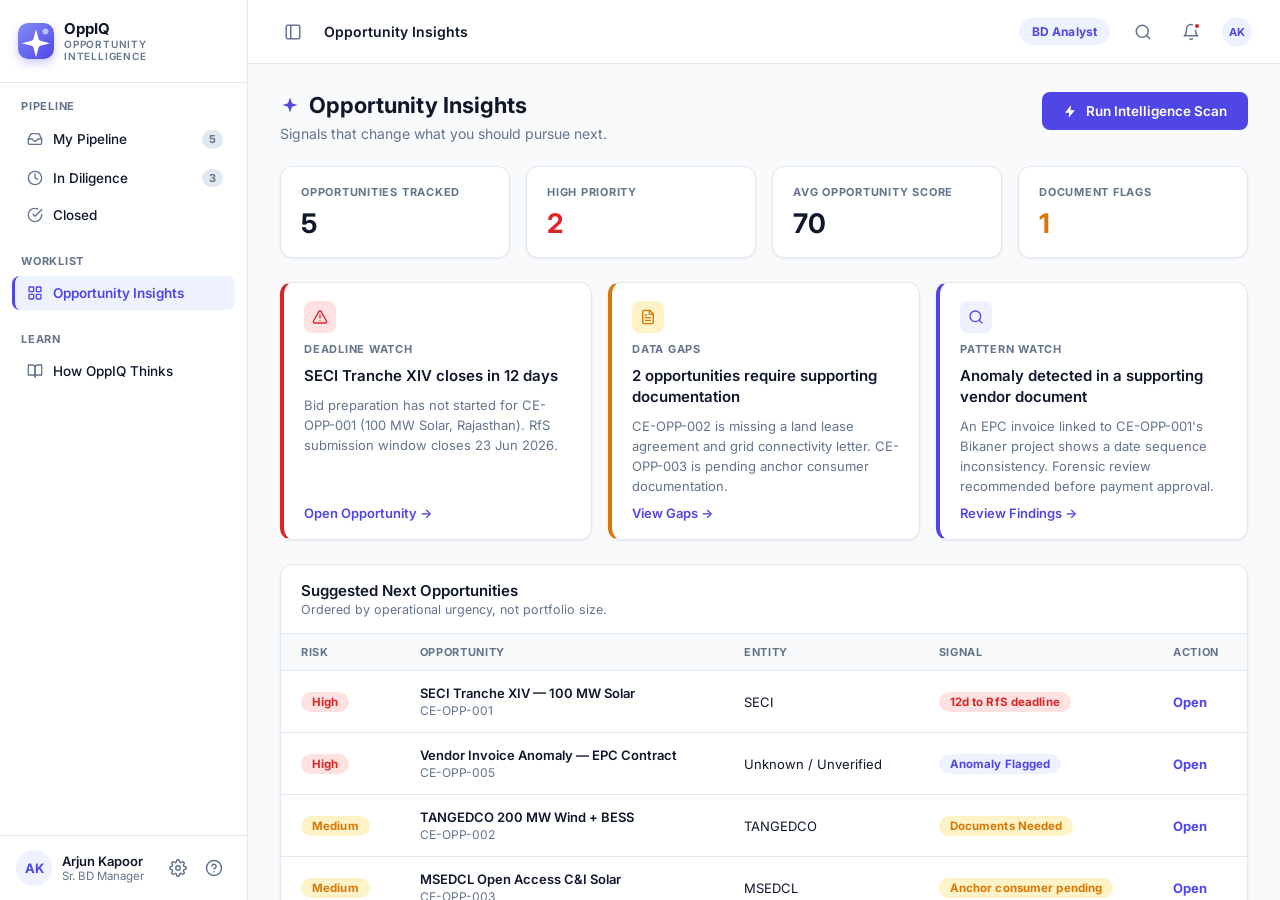
<file: index.html>
<!DOCTYPE html>
<html lang="en">
<head>
  <meta charset="UTF-8" />
  <meta name="viewport" content="width=device-width, initial-scale=1.0" />
  <title>OppIQ — AI Opportunity Intelligence</title>
  <link rel="icon" type="image/svg+xml" href="./assets/logo.svg" />

  <link rel="preconnect" href="https://fonts.googleapis.com" />
  <link rel="preconnect" href="https://fonts.gstatic.com" crossorigin />
  <link href="https://fonts.googleapis.com/css2?family=Inter:wght@400;500;600;700;800&display=swap" rel="stylesheet" />

  <link rel="stylesheet" href="./styles.css" />
</head>
<body>
  <div class="app">

    <!-- ================= SIDEBAR ================= -->
    <aside class="sidebar" id="sidebar">
      <div class="sidebar__logo">
        <div class="logo-mark">
          <img src="./assets/logo.svg" alt="OppIQ logo" />
        </div>
        <div>
          <div class="logo-text__name">OppIQ</div>
          <div class="logo-text__tag">Opportunity Intelligence</div>
        </div>
      </div>

      <nav class="sidebar__nav">
        <div class="nav-section">
          <p class="nav-section__title">Pipeline</p>
          <a class="nav-item" data-view="pipeline" data-tab="all">
            <span class="nav-item__left">
              <span class="nav-item__icon"><svg viewBox="0 0 24 24" fill="none" stroke="currentColor" stroke-width="2" stroke-linecap="round" stroke-linejoin="round"><path d="M22 12h-6l-2 3h-4l-2-3H2"/><path d="M5.45 5.11 2 12v6a2 2 0 0 0 2 2h16a2 2 0 0 0 2-2v-6l-3.45-6.89A2 2 0 0 0 16.76 4H7.24a2 2 0 0 0-1.79 1.11Z"/></svg></span>
              My Pipeline
            </span>
            <span class="nav-badge" id="badgeMyPipeline">0</span>
          </a>
          <a class="nav-item" data-view="pipeline" data-tab="diligence">
            <span class="nav-item__left">
              <span class="nav-item__icon"><svg viewBox="0 0 24 24" fill="none" stroke="currentColor" stroke-width="2" stroke-linecap="round" stroke-linejoin="round"><circle cx="12" cy="12" r="10"/><polyline points="12 6 12 12 16 14"/></svg></span>
              In Diligence
            </span>
            <span class="nav-badge" id="badgeInDiligence">0</span>
          </a>
          <a class="nav-item" data-view="pipeline" data-tab="closed">
            <span class="nav-item__left">
              <span class="nav-item__icon"><svg viewBox="0 0 24 24" fill="none" stroke="currentColor" stroke-width="2" stroke-linecap="round" stroke-linejoin="round"><path d="M22 11.08V12a10 10 0 1 1-5.93-9.14"/><polyline points="22 4 12 14.01 9 11.01"/></svg></span>
              Closed
            </span>
          </a>
        </div>

        <div class="nav-section">
          <p class="nav-section__title">Worklist</p>
          <a class="nav-item active" data-view="dashboard">
            <span class="nav-item__left">
              <span class="nav-item__icon"><svg viewBox="0 0 24 24" fill="none" stroke="currentColor" stroke-width="2" stroke-linecap="round" stroke-linejoin="round"><rect x="3" y="3" width="7" height="7" rx="1"/><rect x="14" y="3" width="7" height="7" rx="1"/><rect x="14" y="14" width="7" height="7" rx="1"/><rect x="3" y="14" width="7" height="7" rx="1"/></svg></span>
              Opportunity Insights
            </span>
          </a>
        </div>

        <div class="nav-section">
          <p class="nav-section__title">Learn</p>
          <a class="nav-item" data-view="how-it-thinks">
            <span class="nav-item__left">
              <span class="nav-item__icon"><svg viewBox="0 0 24 24" fill="none" stroke="currentColor" stroke-width="2" stroke-linecap="round" stroke-linejoin="round"><path d="M2 3h6a4 4 0 0 1 4 4v14a3 3 0 0 0-3-3H2z"/><path d="M22 3h-6a4 4 0 0 0-4 4v14a3 3 0 0 1 3-3h7z"/></svg></span>
              How OppIQ Thinks
            </span>
          </a>
        </div>
      </nav>

      <div class="sidebar__profile">
        <div class="avatar">AK</div>
        <div class="profile-info">
          <div class="profile-name">Arjun Kapoor</div>
          <div class="profile-role">Sr. BD Manager</div>
        </div>
        <div class="profile-icons">
          <button class="icon-btn" title="Settings" type="button">
            <svg viewBox="0 0 24 24" fill="none" stroke="currentColor" stroke-width="2" stroke-linecap="round" stroke-linejoin="round"><circle cx="12" cy="12" r="3"/><path d="M19.4 15a1.65 1.65 0 0 0 .33 1.82l.06.06a2 2 0 0 1 0 2.83 2 2 0 0 1-2.83 0l-.06-.06a1.65 1.65 0 0 0-1.82-.33 1.65 1.65 0 0 0-1 1.51V21a2 2 0 0 1-2 2 2 2 0 0 1-2-2v-.09A1.65 1.65 0 0 0 9 19.4a1.65 1.65 0 0 0-1.82.33l-.06.06a2 2 0 0 1-2.83 0 2 2 0 0 1 0-2.83l.06-.06a1.65 1.65 0 0 0 .33-1.82 1.65 1.65 0 0 0-1.51-1H3a2 2 0 0 1-2-2 2 2 0 0 1 2-2h.09A1.65 1.65 0 0 0 4.6 9a1.65 1.65 0 0 0-.33-1.82l-.06-.06a2 2 0 0 1 0-2.83 2 2 0 0 1 2.83 0l.06.06a1.65 1.65 0 0 0 1.82.33H9a1.65 1.65 0 0 0 1-1.51V3a2 2 0 0 1 2-2 2 2 0 0 1 2 2v.09a1.65 1.65 0 0 0 1 1.51 1.65 1.65 0 0 0 1.82-.33l.06-.06a2 2 0 0 1 2.83 0 2 2 0 0 1 0 2.83l-.06.06a1.65 1.65 0 0 0-.33 1.82V9a1.65 1.65 0 0 0 1.51 1H21a2 2 0 0 1 2 2 2 2 0 0 1-2 2h-.09a1.65 1.65 0 0 0-1.51 1z"/></svg>
          </button>
          <button class="icon-btn" title="Help" type="button">
            <svg viewBox="0 0 24 24" fill="none" stroke="currentColor" stroke-width="2" stroke-linecap="round" stroke-linejoin="round"><circle cx="12" cy="12" r="10"/><path d="M9.09 9a3 3 0 0 1 5.83 1c0 2-3 3-3 3"/><line x1="12" y1="17" x2="12.01" y2="17"/></svg>
          </button>
        </div>
      </div>
    </aside>

    <!-- ================= MAIN ================= -->
    <div class="main">
      <header class="topbar">
        <div class="topbar__left">
          <button class="icon-btn" id="sidebarToggle" title="Toggle sidebar" type="button">
            <svg viewBox="0 0 24 24" fill="none" stroke="currentColor" stroke-width="2" stroke-linecap="round" stroke-linejoin="round"><rect x="3" y="3" width="18" height="18" rx="2"/><line x1="9" y1="3" x2="9" y2="21"/></svg>
          </button>
          <span class="breadcrumb" id="topbarBreadcrumb">Opportunity Insights</span>
        </div>
        <div class="topbar__right">
          <span class="role-pill">BD Analyst</span>

          <div class="search-box" id="searchBox">
            <input type="text" class="search-box__input" id="searchInput" placeholder="Search opportunities..." autocomplete="off" />
            <button class="icon-btn" title="Search" type="button" data-action="toggle-search">
              <svg viewBox="0 0 24 24" fill="none" stroke="currentColor" stroke-width="2" stroke-linecap="round" stroke-linejoin="round"><circle cx="11" cy="11" r="8"/><line x1="21" y1="21" x2="16.65" y2="16.65"/></svg>
            </button>
            <div class="search-box__results hidden" id="searchResults"></div>
          </div>

          <div class="notif-box" id="notifBox">
            <button class="icon-btn" title="Notifications" type="button" data-action="toggle-notifications">
              <svg viewBox="0 0 24 24" fill="none" stroke="currentColor" stroke-width="2" stroke-linecap="round" stroke-linejoin="round"><path d="M6 8a6 6 0 0 1 12 0c0 7 3 9 3 9H3s3-2 3-9"/><path d="M10.3 21a1.94 1.94 0 0 0 3.4 0"/></svg>
              <span class="notification-dot" id="notificationDot"></span>
            </button>
            <div class="notif-dropdown hidden" id="notifDropdown"></div>
          </div>

          <div class="profile-box" id="profileBox">
            <button class="avatar avatar--sm" type="button" data-action="toggle-profile">AK</button>
            <div class="profile-dropdown hidden" id="profileDropdown">
              <div class="profile-dropdown__header">
                <div class="avatar">AK</div>
                <div>
                  <div class="profile-dropdown__name">Arjun Kapoor</div>
                  <div class="profile-dropdown__role">Sr. BD Manager · Continuum Energy</div>
                </div>
              </div>
              <div class="profile-dropdown__divider"></div>
              <button class="profile-dropdown__item" data-action="profile-item" data-label="Account Settings">
                <svg viewBox="0 0 24 24" fill="none" stroke="currentColor" stroke-width="2" stroke-linecap="round" stroke-linejoin="round"><circle cx="12" cy="12" r="3"/><path d="M19.4 15a1.65 1.65 0 0 0 .33 1.82l.06.06a2 2 0 0 1 0 2.83 2 2 0 0 1-2.83 0l-.06-.06a1.65 1.65 0 0 0-1.82-.33 1.65 1.65 0 0 0-1 1.51V21a2 2 0 0 1-2 2 2 2 0 0 1-2-2v-.09A1.65 1.65 0 0 0 9 19.4a1.65 1.65 0 0 0-1.82.33l-.06.06a2 2 0 0 1-2.83 0 2 2 0 0 1 0-2.83l.06-.06a1.65 1.65 0 0 0 .33-1.82 1.65 1.65 0 0 0-1.51-1H3a2 2 0 0 1-2-2 2 2 0 0 1 2-2h.09A1.65 1.65 0 0 0 4.6 9a1.65 1.65 0 0 0-.33-1.82l-.06-.06a2 2 0 0 1 0-2.83 2 2 0 0 1 2.83 0l.06.06a1.65 1.65 0 0 0 1.82.33H9a1.65 1.65 0 0 0 1-1.51V3a2 2 0 0 1 2-2 2 2 0 0 1 2 2v.09a1.65 1.65 0 0 0 1 1.51 1.65 1.65 0 0 0 1.82-.33l.06-.06a2 2 0 0 1 2.83 0 2 2 0 0 1 0 2.83l-.06.06a1.65 1.65 0 0 0-.33 1.82V9a1.65 1.65 0 0 0 1.51 1H21a2 2 0 0 1 2 2 2 2 0 0 1-2 2h-.09a1.65 1.65 0 0 0-1.51 1z"/></svg>
                Account Settings
              </button>
              <button class="profile-dropdown__item" data-action="profile-item" data-label="Help &amp; Support">
                <svg viewBox="0 0 24 24" fill="none" stroke="currentColor" stroke-width="2" stroke-linecap="round" stroke-linejoin="round"><circle cx="12" cy="12" r="10"/><path d="M9.09 9a3 3 0 0 1 5.83 1c0 2-3 3-3 3"/><line x1="12" y1="17" x2="12.01" y2="17"/></svg>
                Help &amp; Support
              </button>
              <div class="profile-dropdown__divider"></div>
              <button class="profile-dropdown__item profile-dropdown__item--danger" data-action="sign-out">
                <svg viewBox="0 0 24 24" fill="none" stroke="currentColor" stroke-width="2" stroke-linecap="round" stroke-linejoin="round"><path d="M9 21H5a2 2 0 0 1-2-2V5a2 2 0 0 1 2-2h4"/><polyline points="16 17 21 12 16 7"/><line x1="21" y1="12" x2="9" y2="12"/></svg>
                Sign Out
              </button>
            </div>
          </div>
        </div>
      </header>

      <main class="content" id="content">
        <!-- Views are rendered here by script.js -->
      </main>
    </div>
  </div>

  <!-- ================= RUN INTELLIGENCE SCAN MODAL ================= -->
  <div class="overlay-backdrop center" id="scanBackdrop">
    <div class="modal" id="scanModal">
      <!-- Rendered by script.js -->
    </div>
  </div>

  <!-- ================= GENERATE BUSINESS PLAN MODAL ================= -->
  <div class="overlay-backdrop center" id="bpGenBackdrop">
    <div class="modal" id="bpGenModal">
      <!-- Rendered by script.js -->
    </div>
  </div>

  <!-- ================= FETCH OPPORTUNITIES MODAL ================= -->
  <div class="overlay-backdrop center" id="fetchBackdrop">
    <div class="modal" id="fetchModal">
      <!-- Rendered by script.js -->
    </div>
  </div>

  <!-- ================= ACCOUNT / HELP / SIGN-OUT MODAL ================= -->
  <div class="overlay-backdrop center" id="infoBackdrop">
    <div class="modal" id="infoModal">
      <!-- Rendered by script.js -->
    </div>
  </div>

  <!-- ================= TOASTS ================= -->
  <div class="toast-container" id="toastContainer"></div>

  <script src="./data/opportunities.js"></script>
  <script src="./script.js"></script>
</body>
</html>
</file>
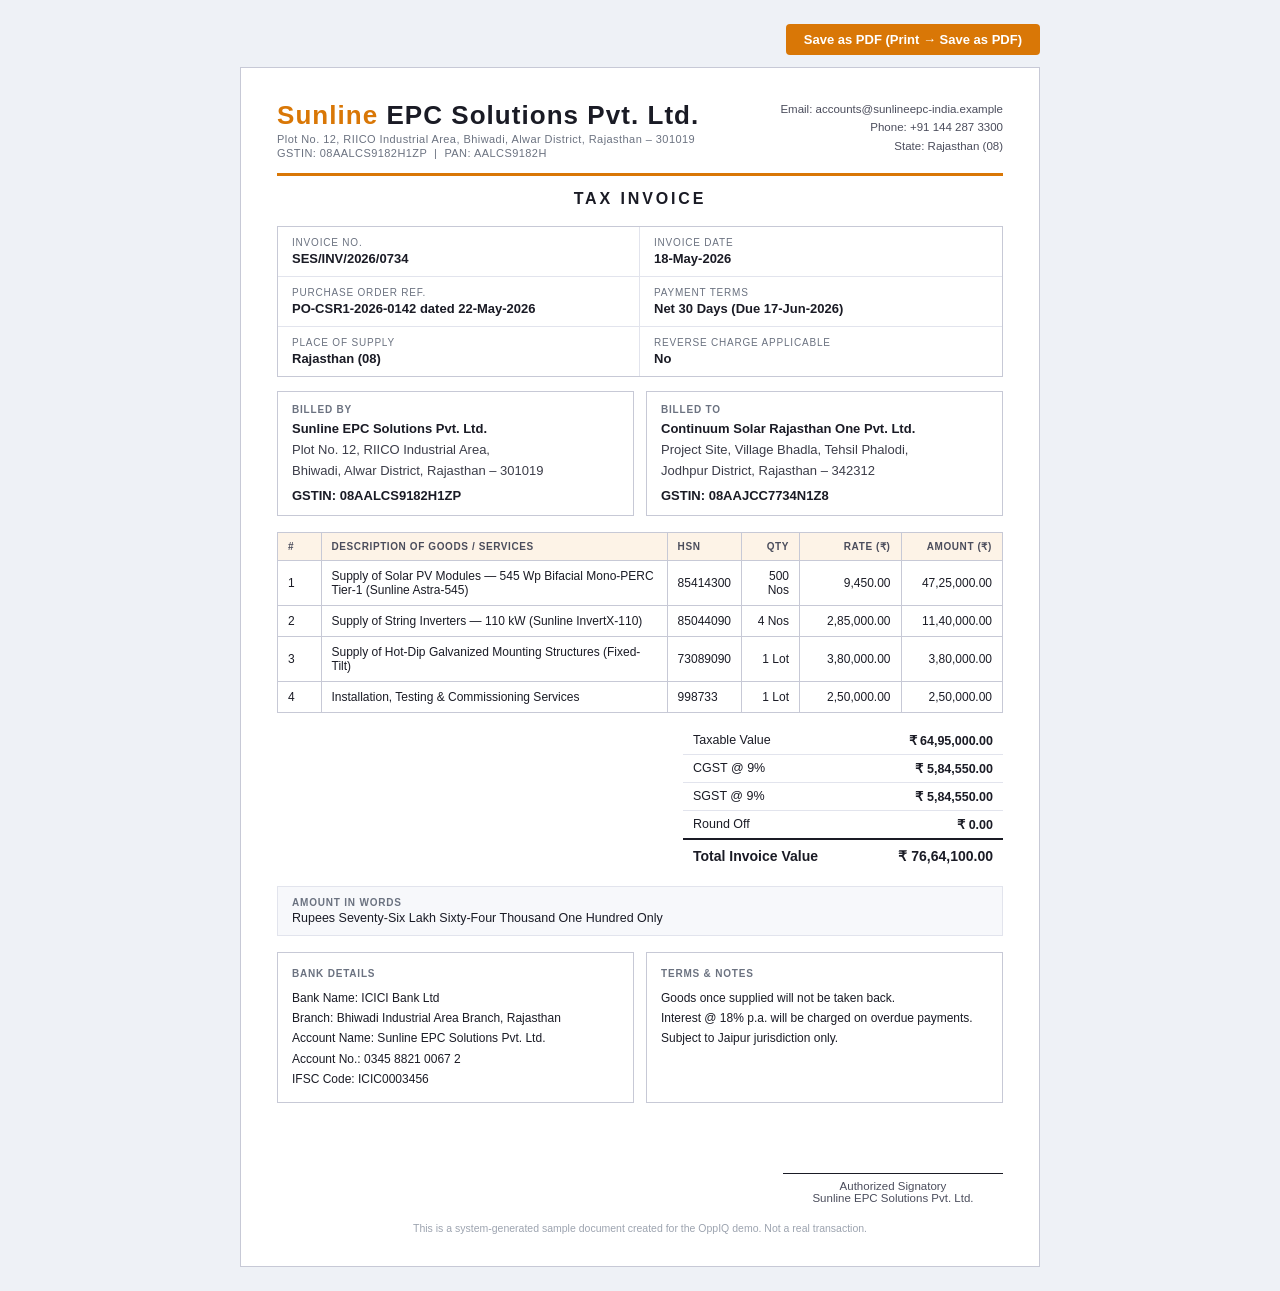
<file: assets/sample-documents/Invoice_SES-2026-0734.html>
<!DOCTYPE html>
<html lang="en">
<head>
<meta charset="UTF-8" />
<meta name="viewport" content="width=device-width, initial-scale=1.0" />
<title>Tax Invoice SES/INV/2026/0734 — Sunline EPC Solutions Pvt. Ltd.</title>
<style>
  * { margin: 0; padding: 0; box-sizing: border-box; }
  body {
    font-family: 'Segoe UI', Arial, sans-serif;
    background: #eef1f6;
    color: #1a1b25;
    padding: 24px;
    font-size: 13px;
  }
  .sheet {
    max-width: 800px;
    margin: 0 auto;
    background: #fff;
    border: 1px solid #c7c9d6;
    padding: 32px 36px;
  }
  .letterhead {
    display: flex;
    justify-content: space-between;
    align-items: flex-start;
    border-bottom: 3px solid #D97706;
    padding-bottom: 14px;
    margin-bottom: 14px;
  }
  .letterhead .brand {
    font-size: 26px;
    font-weight: 800;
    letter-spacing: 0.04em;
    color: #D97706;
  }
  .letterhead .brand span { color: #1a1b25; }
  .letterhead .brand-sub {
    font-size: 11px;
    color: #6B7280;
    margin-top: 2px;
    letter-spacing: 0.04em;
  }
  .letterhead .meta {
    text-align: right;
    font-size: 11.5px;
    color: #4b4d5c;
    line-height: 1.6;
  }
  .doc-title {
    text-align: center;
    font-size: 16px;
    font-weight: 700;
    letter-spacing: 0.18em;
    margin: 14px 0 18px;
    text-transform: uppercase;
  }
  .meta-grid {
    display: grid;
    grid-template-columns: 1fr 1fr;
    gap: 0;
    border: 1px solid #c7c9d6;
    margin-bottom: 14px;
  }
  .meta-grid > div {
    padding: 10px 14px;
    border-bottom: 1px solid #e2e4ed;
    border-right: 1px solid #e2e4ed;
  }
  .meta-grid > div:nth-child(2n) { border-right: none; }
  .meta-grid > div:nth-last-child(-n+2) { border-bottom: none; }
  .meta-label {
    font-size: 10px;
    text-transform: uppercase;
    letter-spacing: 0.08em;
    color: #6B7280;
    margin-bottom: 3px;
  }
  .meta-value { font-weight: 600; }
  .parties {
    display: grid;
    grid-template-columns: 1fr 1fr;
    gap: 12px;
    margin-bottom: 16px;
  }
  .party-box {
    border: 1px solid #c7c9d6;
    padding: 12px 14px;
  }
  .party-box h4 {
    font-size: 10px;
    text-transform: uppercase;
    letter-spacing: 0.08em;
    color: #6B7280;
    margin-bottom: 6px;
  }
  .party-box .name { font-weight: 700; margin-bottom: 4px; }
  .party-box .addr { line-height: 1.6; color: #3c3d49; }
  .party-box .gstin { margin-top: 6px; font-weight: 600; }
  table.items {
    width: 100%;
    border-collapse: collapse;
    margin-bottom: 14px;
  }
  table.items th, table.items td {
    border: 1px solid #c7c9d6;
    padding: 8px 10px;
    font-size: 12px;
  }
  table.items th {
    background: #fdf3e7;
    text-transform: uppercase;
    font-size: 10px;
    letter-spacing: 0.06em;
    color: #4b4d5c;
    text-align: left;
  }
  table.items td.num, table.items th.num { text-align: right; }
  .summary-wrap {
    display: flex;
    justify-content: flex-end;
    margin-bottom: 16px;
  }
  table.summary {
    border-collapse: collapse;
    width: 320px;
  }
  table.summary td {
    padding: 6px 10px;
    font-size: 12.5px;
    border-bottom: 1px solid #e2e4ed;
  }
  table.summary td:last-child { text-align: right; font-weight: 600; }
  table.summary tr.total td {
    border-top: 2px solid #1a1b25;
    border-bottom: none;
    font-weight: 800;
    font-size: 14px;
    padding-top: 8px;
  }
  .words {
    font-size: 12.5px;
    margin-bottom: 16px;
    padding: 10px 14px;
    background: #f7f8fb;
    border: 1px solid #e2e4ed;
  }
  .words strong { display: block; font-size: 10px; text-transform: uppercase; letter-spacing: 0.08em; color: #6B7280; margin-bottom: 3px; }
  .bank-and-terms {
    display: grid;
    grid-template-columns: 1fr 1fr;
    gap: 12px;
    margin-bottom: 24px;
  }
  .bank-and-terms .box {
    border: 1px solid #c7c9d6;
    padding: 12px 14px;
    font-size: 12px;
    line-height: 1.7;
  }
  .bank-and-terms h4 {
    font-size: 10px;
    text-transform: uppercase;
    letter-spacing: 0.08em;
    color: #6B7280;
    margin-bottom: 6px;
  }
  .signature {
    display: flex;
    justify-content: flex-end;
    text-align: center;
  }
  .signature .box {
    width: 220px;
  }
  .signature .line {
    margin-top: 46px;
    border-top: 1px solid #1a1b25;
    padding-top: 6px;
    font-size: 11.5px;
    color: #4b4d5c;
  }
  .footer-note {
    margin-top: 18px;
    text-align: center;
    font-size: 10.5px;
    color: #9CA3AF;
  }
  @media print {
    body { background: #fff; padding: 0; }
    .sheet { border: none; max-width: 100%; }
    .print-btn { display: none; }
  }
  .print-btn {
    display: block;
    max-width: 800px;
    margin: 0 auto 12px;
    text-align: right;
  }
  .print-btn button {
    background: #D97706;
    color: #fff;
    border: none;
    padding: 8px 18px;
    font-size: 13px;
    font-family: 'Segoe UI', Arial, sans-serif;
    border-radius: 4px;
    cursor: pointer;
    font-weight: 600;
  }
  .print-btn button:hover { background: #b45309; }
</style>
</head>
<body>
  <div class="print-btn">
    <button onclick="window.print()">Save as PDF (Print → Save as PDF)</button>
  </div>
  <div class="sheet">
    <div class="letterhead">
      <div>
        <div class="brand">Sunline <span>EPC Solutions Pvt. Ltd.</span></div>
        <div class="brand-sub">Plot No. 12, RIICO Industrial Area, Bhiwadi, Alwar District, Rajasthan – 301019</div>
        <div class="brand-sub">GSTIN: 08AALCS9182H1ZP &nbsp;|&nbsp; PAN: AALCS9182H</div>
      </div>
      <div class="meta">
        Email: accounts@sunlineepc-india.example<br/>
        Phone: +91 144 287 3300<br/>
        State: Rajasthan (08)
      </div>
    </div>

    <div class="doc-title">Tax Invoice</div>

    <div class="meta-grid">
      <div>
        <div class="meta-label">Invoice No.</div>
        <div class="meta-value">SES/INV/2026/0734</div>
      </div>
      <div>
        <div class="meta-label">Invoice Date</div>
        <div class="meta-value">18-May-2026</div>
      </div>
      <div>
        <div class="meta-label">Purchase Order Ref.</div>
        <div class="meta-value">PO-CSR1-2026-0142 dated 22-May-2026</div>
      </div>
      <div>
        <div class="meta-label">Payment Terms</div>
        <div class="meta-value">Net 30 Days (Due 17-Jun-2026)</div>
      </div>
      <div>
        <div class="meta-label">Place of Supply</div>
        <div class="meta-value">Rajasthan (08)</div>
      </div>
      <div>
        <div class="meta-label">Reverse Charge Applicable</div>
        <div class="meta-value">No</div>
      </div>
    </div>

    <div class="parties">
      <div class="party-box">
        <h4>Billed By</h4>
        <div class="name">Sunline EPC Solutions Pvt. Ltd.</div>
        <div class="addr">Plot No. 12, RIICO Industrial Area,<br/>Bhiwadi, Alwar District, Rajasthan – 301019</div>
        <div class="gstin">GSTIN: 08AALCS9182H1ZP</div>
      </div>
      <div class="party-box">
        <h4>Billed To</h4>
        <div class="name">Continuum Solar Rajasthan One Pvt. Ltd.</div>
        <div class="addr">Project Site, Village Bhadla, Tehsil Phalodi,<br/>Jodhpur District, Rajasthan – 342312</div>
        <div class="gstin">GSTIN: 08AAJCC7734N1Z8</div>
      </div>
    </div>

    <table class="items">
      <thead>
        <tr>
          <th style="width:6%">#</th>
          <th>Description of Goods / Services</th>
          <th style="width:10%">HSN</th>
          <th style="width:8%" class="num">Qty</th>
          <th style="width:14%" class="num">Rate (₹)</th>
          <th style="width:14%" class="num">Amount (₹)</th>
        </tr>
      </thead>
      <tbody>
        <tr>
          <td>1</td>
          <td>Supply of Solar PV Modules — 545 Wp Bifacial Mono-PERC Tier-1 (Sunline Astra-545)</td>
          <td>85414300</td>
          <td class="num">500 Nos</td>
          <td class="num">9,450.00</td>
          <td class="num">47,25,000.00</td>
        </tr>
        <tr>
          <td>2</td>
          <td>Supply of String Inverters — 110 kW (Sunline InvertX-110)</td>
          <td>85044090</td>
          <td class="num">4 Nos</td>
          <td class="num">2,85,000.00</td>
          <td class="num">11,40,000.00</td>
        </tr>
        <tr>
          <td>3</td>
          <td>Supply of Hot-Dip Galvanized Mounting Structures (Fixed-Tilt)</td>
          <td>73089090</td>
          <td class="num">1 Lot</td>
          <td class="num">3,80,000.00</td>
          <td class="num">3,80,000.00</td>
        </tr>
        <tr>
          <td>4</td>
          <td>Installation, Testing &amp; Commissioning Services</td>
          <td>998733</td>
          <td class="num">1 Lot</td>
          <td class="num">2,50,000.00</td>
          <td class="num">2,50,000.00</td>
        </tr>
      </tbody>
    </table>

    <div class="summary-wrap">
      <table class="summary">
        <tr><td>Taxable Value</td><td>₹ 64,95,000.00</td></tr>
        <tr><td>CGST @ 9%</td><td>₹ 5,84,550.00</td></tr>
        <tr><td>SGST @ 9%</td><td>₹ 5,84,550.00</td></tr>
        <tr><td>Round Off</td><td>₹ 0.00</td></tr>
        <tr class="total"><td>Total Invoice Value</td><td>₹ 76,64,100.00</td></tr>
      </table>
    </div>

    <div class="words">
      <strong>Amount in Words</strong>
      Rupees Seventy-Six Lakh Sixty-Four Thousand One Hundred Only
    </div>

    <div class="bank-and-terms">
      <div class="box">
        <h4>Bank Details</h4>
        Bank Name: ICICI Bank Ltd<br/>
        Branch: Bhiwadi Industrial Area Branch, Rajasthan<br/>
        Account Name: Sunline EPC Solutions Pvt. Ltd.<br/>
        Account No.: 0345 8821 0067 2<br/>
        IFSC Code: ICIC0003456
      </div>
      <div class="box">
        <h4>Terms &amp; Notes</h4>
        Goods once supplied will not be taken back.<br/>
        Interest @ 18% p.a. will be charged on overdue payments.<br/>
        Subject to Jaipur jurisdiction only.
      </div>
    </div>

    <div class="signature">
      <div class="box">
        <div class="line">Authorized Signatory<br/>Sunline EPC Solutions Pvt. Ltd.</div>
      </div>
    </div>

    <div class="footer-note">This is a system-generated sample document created for the OppIQ demo. Not a real transaction.</div>
  </div>
</body>
</html>
</file>
<file: styles.css>
/* ==========================================================================
   OppIQ — Stylesheet
   Design language: sidebar + topbar SaaS shell, white cards, indigo accent.
   ========================================================================== */

/* ---------- Tokens ---------- */
:root {
  --primary: #4F46E5;
  --primary-dark: #4338CA;
  --primary-light: #EEF2FF;
  --primary-border: #E0E7FF;

  --bg-app: #F8FAFC;
  --bg-surface: #FFFFFF;
  --bg-subtle: #F8FAFC;
  --border: #E2E8F0;

  --text-main: #0F172A;
  --text-muted: #64748B;
  --text-faint: #94A3B8;
  --text-inverse: #FFFFFF;

  --accent-red: #DC2626;
  --accent-red-bg: #FEE2E2;
  --accent-amber: #D97706;
  --accent-amber-bg: #FEF3C7;
  --accent-blue: #4F46E5;
  --accent-blue-bg: #EEF2FF;
  --accent-green: #16A34A;
  --accent-green-bg: #DCFCE7;

  --radius-sm: 8px;
  --radius-md: 12px;
  --radius-lg: 16px;
  --shadow-card: 0 1px 2px rgba(15, 23, 42, 0.04), 0 1px 3px rgba(15, 23, 42, 0.04);
  --shadow-pop: 0 8px 24px rgba(15, 23, 42, 0.12);
}

/* ---------- Reset ---------- */
* {
  margin: 0;
  padding: 0;
  box-sizing: border-box;
}

html, body {
  height: 100%;
}

body {
  font-family: 'Inter', -apple-system, BlinkMacSystemFont, 'Segoe UI', sans-serif;
  font-size: 14px;
  color: var(--text-main);
  background: var(--bg-app);
  -webkit-font-smoothing: antialiased;
  overflow: hidden;
}

ul { list-style: none; }
button, input, textarea { font-family: inherit; }
a { color: inherit; }

/* ---------- App Shell ---------- */
.app {
  display: flex;
  height: 100vh;
}

/* ===========================================================
   SIDEBAR
   =========================================================== */
.sidebar {
  width: 248px;
  flex-shrink: 0;
  background: var(--bg-surface);
  border-right: 1px solid var(--border);
  display: flex;
  flex-direction: column;
  height: 100vh;
  transition: width 0.2s ease, opacity 0.2s ease;
}

.sidebar.collapsed {
  width: 0;
  opacity: 0;
  overflow: hidden;
  border-right: none;
}

.sidebar__logo {
  display: flex;
  align-items: center;
  gap: 10px;
  padding: 20px 18px;
  border-bottom: 1px solid var(--border);
}

.logo-mark {
  width: 36px;
  height: 36px;
  border-radius: 10px;
  overflow: hidden;
  flex-shrink: 0;
  box-shadow: 0 4px 10px rgba(79, 70, 229, 0.28);
}

.logo-mark img {
  width: 100%;
  height: 100%;
  display: block;
}

.logo-text__name {
  font-size: 15px;
  font-weight: 700;
  color: var(--text-main);
  line-height: 1.2;
}

.logo-text__tag {
  font-size: 10px;
  font-weight: 600;
  letter-spacing: 0.08em;
  text-transform: uppercase;
  color: var(--text-muted);
}

.sidebar__nav {
  flex: 1;
  overflow-y: auto;
  padding: 16px 12px;
}

.nav-section {
  margin-bottom: 22px;
}

.nav-section__title {
  font-size: 11px;
  font-weight: 700;
  text-transform: uppercase;
  letter-spacing: 0.07em;
  color: var(--text-muted);
  padding: 0 9px;
  margin-bottom: 8px;
}

.nav-item {
  display: flex;
  align-items: center;
  justify-content: space-between;
  gap: 8px;
  padding: 9px 12px;
  margin-bottom: 2px;
  border-radius: var(--radius-sm);
  border-left: 3px solid transparent;
  font-size: 13.5px;
  font-weight: 500;
  color: var(--text-main);
  text-decoration: none;
  cursor: pointer;
  transition: background 0.15s, color 0.15s;
}

.nav-item:hover {
  background: var(--bg-subtle);
}

.nav-item.active {
  background: var(--primary-light);
  border-left-color: var(--primary);
  color: var(--primary);
  font-weight: 600;
}

.nav-item__left {
  display: flex;
  align-items: center;
  gap: 10px;
}

.nav-item__icon {
  display: flex;
  align-items: center;
  color: var(--text-muted);
}

.nav-item.active .nav-item__icon {
  color: var(--primary);
}

.nav-item__icon svg {
  width: 16px;
  height: 16px;
}

.nav-badge {
  background: var(--border);
  color: var(--text-muted);
  font-size: 11px;
  font-weight: 700;
  padding: 1px 7px;
  border-radius: 999px;
  min-width: 20px;
  text-align: center;
  line-height: 1.5;
}

.nav-item.active .nav-badge {
  background: var(--primary);
  color: #fff;
}

.sidebar__profile {
  border-top: 1px solid var(--border);
  padding: 14px 16px;
  display: flex;
  align-items: center;
  gap: 10px;
}

.avatar {
  width: 36px;
  height: 36px;
  border-radius: 50%;
  background: var(--primary-light);
  color: var(--primary);
  display: flex;
  align-items: center;
  justify-content: center;
  font-weight: 700;
  font-size: 13px;
  flex-shrink: 0;
}

.avatar--sm {
  width: 30px;
  height: 30px;
  font-size: 11px;
}

.profile-info {
  flex: 1;
  min-width: 0;
}

.profile-name {
  font-size: 13px;
  font-weight: 600;
  color: var(--text-main);
  white-space: nowrap;
  overflow: hidden;
  text-overflow: ellipsis;
}

.profile-role {
  font-size: 11.5px;
  color: var(--text-muted);
}

.profile-icons {
  display: flex;
  gap: 2px;
  flex-shrink: 0;
}

/* ===========================================================
   MAIN / TOPBAR
   =========================================================== */
.main {
  flex: 1;
  display: flex;
  flex-direction: column;
  height: 100vh;
  min-width: 0;
}

.topbar {
  height: 64px;
  flex-shrink: 0;
  background: var(--bg-surface);
  border-bottom: 1px solid var(--border);
  display: flex;
  align-items: center;
  justify-content: space-between;
  padding: 0 28px;
}

.topbar__left,
.topbar__right {
  display: flex;
  align-items: center;
  gap: 14px;
}

.breadcrumb {
  font-size: 14px;
  font-weight: 600;
  color: var(--text-main);
}

.icon-btn {
  width: 34px;
  height: 34px;
  border-radius: var(--radius-sm);
  display: flex;
  align-items: center;
  justify-content: center;
  background: transparent;
  border: 1px solid transparent;
  color: var(--text-muted);
  cursor: pointer;
  position: relative;
  transition: background 0.15s, color 0.15s;
}

.icon-btn:hover {
  background: var(--bg-subtle);
  color: var(--text-main);
}

.icon-btn svg {
  width: 18px;
  height: 18px;
}

.notification-dot {
  position: absolute;
  top: 6px;
  right: 6px;
  width: 8px;
  height: 8px;
  border-radius: 50%;
  background: var(--accent-red);
  border: 2px solid var(--bg-surface);
}

.role-pill {
  background: var(--primary-light);
  color: var(--primary);
  font-size: 12px;
  font-weight: 700;
  padding: 6px 13px;
  border-radius: 999px;
  letter-spacing: 0.01em;
}

/* ---------- Search box ---------- */
.search-box {
  position: relative;
  display: flex;
  align-items: center;
}

.search-box__input {
  width: 0;
  opacity: 0;
  padding: 0;
  margin-right: 0;
  border: 1px solid var(--border);
  border-radius: var(--radius-sm);
  font-size: 13px;
  color: var(--text-main);
  background: var(--bg-subtle);
  height: 34px;
  transition: width 0.2s ease, opacity 0.2s ease, padding 0.2s ease, margin 0.2s ease;
}

.search-box.is-open .search-box__input {
  width: 220px;
  opacity: 1;
  padding: 0 12px;
  margin-right: 8px;
}

.search-box__input:focus {
  outline: none;
  border-color: var(--primary);
  background: var(--bg-surface);
}

.search-box__results {
  position: absolute;
  top: calc(100% + 8px);
  right: 0;
  width: 280px;
  background: var(--bg-surface);
  border: 1px solid var(--border);
  border-radius: var(--radius-md);
  box-shadow: var(--shadow-pop);
  padding: 6px;
  z-index: 120;
  max-height: 320px;
  overflow-y: auto;
}

.search-result-item {
  display: flex;
  flex-direction: column;
  width: 100%;
  text-align: left;
  padding: 8px 10px;
  border-radius: var(--radius-sm);
  background: none;
  border: none;
  cursor: pointer;
}

.search-result-item:hover {
  background: var(--bg-subtle);
}

.search-result-item__title {
  font-size: 13px;
  font-weight: 600;
  color: var(--text-main);
}

.search-result-item__sub {
  font-size: 11.5px;
  color: var(--text-muted);
  margin-top: 2px;
}

.search-result-empty {
  font-size: 12.5px;
  color: var(--text-muted);
  padding: 10px;
  text-align: center;
}

/* ---------- Notifications & profile dropdowns ---------- */
.notif-box,
.profile-box {
  position: relative;
  display: flex;
  align-items: center;
}

.notif-dropdown {
  position: absolute;
  top: calc(100% + 10px);
  right: 0;
  width: 320px;
  background: var(--bg-surface);
  border: 1px solid var(--border);
  border-radius: var(--radius-md);
  box-shadow: var(--shadow-pop);
  z-index: 120;
  overflow: hidden;
}

.notif-dropdown__header {
  font-size: 11px;
  font-weight: 700;
  text-transform: uppercase;
  letter-spacing: 0.07em;
  color: var(--text-muted);
  padding: 12px 16px;
  border-bottom: 1px solid var(--border);
}

.notif-dropdown__list {
  display: flex;
  flex-direction: column;
}

.notif-item {
  display: flex;
  gap: 10px;
  align-items: flex-start;
  width: 100%;
  text-align: left;
  padding: 12px 16px;
  border: none;
  border-bottom: 1px solid var(--border);
  background: none;
  cursor: pointer;
}

.notif-item:last-child {
  border-bottom: none;
}

.notif-item:hover {
  background: var(--bg-subtle);
}

.notif-item__dot {
  width: 8px;
  height: 8px;
  border-radius: 50%;
  margin-top: 5px;
  flex-shrink: 0;
}

.notif-item__dot--red { background: var(--accent-red); }
.notif-item__dot--amber { background: var(--accent-amber); }
.notif-item__dot--indigo { background: var(--accent-blue); }

.notif-item__body {
  display: flex;
  flex-direction: column;
  gap: 3px;
}

.notif-item__title {
  font-size: 12.5px;
  font-weight: 600;
  color: var(--text-main);
  line-height: 1.5;
  text-align: left;
}

.notif-item__time {
  font-size: 11.5px;
  color: var(--text-faint);
}

.profile-box .avatar {
  border: none;
  cursor: pointer;
  padding: 0;
}

.profile-dropdown {
  position: absolute;
  top: calc(100% + 10px);
  right: 0;
  width: 240px;
  background: var(--bg-surface);
  border: 1px solid var(--border);
  border-radius: var(--radius-md);
  box-shadow: var(--shadow-pop);
  z-index: 120;
  padding: 8px;
}

.profile-dropdown__header {
  display: flex;
  align-items: center;
  gap: 10px;
  padding: 8px;
}

.profile-dropdown__name {
  font-size: 13px;
  font-weight: 600;
  color: var(--text-main);
}

.profile-dropdown__role {
  font-size: 11.5px;
  color: var(--text-muted);
  margin-top: 2px;
}

.profile-dropdown__divider {
  height: 1px;
  background: var(--border);
  margin: 6px 0;
}

.profile-dropdown__item {
  display: flex;
  align-items: center;
  gap: 10px;
  width: 100%;
  text-align: left;
  padding: 9px 8px;
  border-radius: var(--radius-sm);
  border: none;
  background: none;
  font-size: 13px;
  font-weight: 500;
  color: var(--text-main);
  cursor: pointer;
}

.profile-dropdown__item svg {
  width: 15px;
  height: 15px;
  color: var(--text-muted);
  flex-shrink: 0;
}

.profile-dropdown__item:hover {
  background: var(--bg-subtle);
}

.profile-dropdown__item--danger {
  color: var(--accent-red);
}

.profile-dropdown__item--danger svg {
  color: var(--accent-red);
}

/* ===========================================================
   CONTENT AREA
   =========================================================== */
.content {
  flex: 1;
  overflow-y: auto;
  padding: 28px 32px 60px;
}

.content-breadcrumb {
  font-size: 13px;
  font-weight: 500;
  color: var(--text-muted);
  margin-bottom: 14px;
  display: inline-flex;
  align-items: center;
  gap: 4px;
  cursor: pointer;
  transition: color 0.15s;
}

.content-breadcrumb:hover {
  color: var(--primary);
}

.content-breadcrumb svg {
  width: 14px;
  height: 14px;
}

.page-header {
  margin-bottom: 22px;
  display: flex;
  align-items: flex-start;
  justify-content: space-between;
  gap: 16px;
  flex-wrap: wrap;
}

.page-title {
  display: flex;
  align-items: center;
  gap: 9px;
  font-size: 22px;
  font-weight: 700;
  color: var(--text-main);
  margin-bottom: 5px;
}

.page-title .sparkle {
  color: var(--primary);
  display: flex;
}

.page-title .sparkle svg {
  width: 20px;
  height: 20px;
}

.page-subtitle {
  font-size: 14px;
  color: var(--text-muted);
  line-height: 1.5;
  max-width: 640px;
}

/* ---------- Generic card ---------- */
.card {
  background: var(--bg-surface);
  border: 1px solid var(--border);
  border-radius: var(--radius-md);
  padding: 20px 22px;
  box-shadow: var(--shadow-card);
}

.card__title {
  font-size: 15px;
  font-weight: 600;
  color: var(--text-main);
  margin-bottom: 14px;
}

.card + .card { margin-top: 18px; }

/* ---------- Insight cards ---------- */
.insight-cards {
  display: grid;
  grid-template-columns: repeat(3, 1fr);
  gap: 16px;
  margin-bottom: 24px;
}

.insight-card {
  background: var(--bg-surface);
  border: 1px solid var(--border);
  border-left: 4px solid transparent;
  border-radius: var(--radius-md);
  padding: 18px 20px;
  box-shadow: var(--shadow-card);
  display: flex;
  flex-direction: column;
  gap: 9px;
}

.insight-card--red { border-left-color: var(--accent-red); }
.insight-card--amber { border-left-color: var(--accent-amber); }
.insight-card--indigo { border-left-color: var(--accent-blue); }

.insight-card__icon {
  width: 32px;
  height: 32px;
  border-radius: var(--radius-sm);
  display: flex;
  align-items: center;
  justify-content: center;
}

.insight-card__icon svg { width: 16px; height: 16px; }

.insight-card--red .insight-card__icon { background: var(--accent-red-bg); color: var(--accent-red); }
.insight-card--amber .insight-card__icon { background: var(--accent-amber-bg); color: var(--accent-amber); }
.insight-card--indigo .insight-card__icon { background: var(--accent-blue-bg); color: var(--accent-blue); }

.insight-card__eyebrow {
  font-size: 11px;
  font-weight: 700;
  text-transform: uppercase;
  letter-spacing: 0.07em;
  color: var(--text-muted);
}

.insight-card__title {
  font-size: 15px;
  font-weight: 600;
  color: var(--text-main);
  line-height: 1.4;
}

.insight-card__desc {
  font-size: 13px;
  color: var(--text-muted);
  line-height: 1.55;
}

.insight-card__cta {
  margin-top: auto;
  font-size: 13px;
  font-weight: 600;
  color: var(--primary);
  display: inline-flex;
  align-items: center;
  gap: 5px;
  cursor: pointer;
  background: none;
  border: none;
  padding: 0;
  text-align: left;
}

.insight-card__cta:hover {
  color: var(--primary-dark);
}

/* ---------- Stat cards ---------- */
.stat-cards {
  display: grid;
  grid-template-columns: repeat(4, 1fr);
  gap: 16px;
  margin-bottom: 24px;
}

.stat-card {
  background: var(--bg-surface);
  border: 1px solid var(--border);
  border-radius: var(--radius-md);
  padding: 18px 20px;
  box-shadow: var(--shadow-card);
}

.stat-card__label {
  font-size: 11px;
  font-weight: 700;
  text-transform: uppercase;
  letter-spacing: 0.07em;
  color: var(--text-muted);
  margin-bottom: 10px;
}

.stat-card__value {
  font-size: 27px;
  font-weight: 700;
  color: var(--text-main);
  line-height: 1.1;
}

.stat-card__value.is-red { color: var(--accent-red); }
.stat-card__value.is-amber { color: var(--accent-amber); }
.stat-card__value.is-green { color: var(--accent-green); }

/* ---------- Table card ---------- */
.table-card {
  background: var(--bg-surface);
  border: 1px solid var(--border);
  border-radius: var(--radius-md);
  box-shadow: var(--shadow-card);
  overflow: hidden;
}

.table-card__header {
  display: flex;
  align-items: center;
  justify-content: space-between;
  padding: 16px 20px;
  border-bottom: 1px solid var(--border);
  flex-wrap: wrap;
  gap: 10px;
}

.table-card__title {
  font-size: 15px;
  font-weight: 600;
  color: var(--text-main);
}

.table-card__subtitle {
  font-size: 12.5px;
  color: var(--text-muted);
  margin-top: 2px;
}

/* ---------- Data table ---------- */
.table-scroll {
  overflow-x: auto;
}

.data-table {
  width: 100%;
  border-collapse: collapse;
  min-width: 640px;
}

.data-table th {
  text-align: left;
  font-size: 11px;
  font-weight: 700;
  text-transform: uppercase;
  letter-spacing: 0.06em;
  color: var(--text-muted);
  padding: 11px 20px;
  background: var(--bg-subtle);
  border-bottom: 1px solid var(--border);
  white-space: nowrap;
}

.data-table td {
  padding: 14px 20px;
  font-size: 13px;
  color: var(--text-main);
  border-bottom: 1px solid var(--border);
  vertical-align: middle;
}

.data-table tbody tr:last-child td {
  border-bottom: none;
}

.data-table tbody tr:hover {
  background: var(--bg-subtle);
}

.cell-title {
  font-weight: 600;
}

.cell-sub {
  display: block;
  font-size: 12px;
  font-weight: 400;
  color: var(--text-muted);
  margin-top: 2px;
}

.cell-id {
  color: var(--text-muted);
  font-family: 'SF Mono', ui-monospace, Menlo, monospace;
  font-size: 12px;
}

/* ---------- Pills & badges ---------- */
.pill {
  display: inline-flex;
  align-items: center;
  padding: 3px 11px;
  border-radius: 999px;
  font-size: 11.5px;
  font-weight: 700;
  white-space: nowrap;
  letter-spacing: 0.01em;
}

.pill--high { background: var(--accent-red-bg); color: var(--accent-red); }
.pill--medium { background: var(--accent-amber-bg); color: var(--accent-amber); }
.pill--low { background: var(--accent-green-bg); color: var(--accent-green); }
.pill--info { background: var(--accent-blue-bg); color: var(--accent-blue); }
.pill--neutral { background: var(--border); color: var(--text-muted); }

.action-link {
  color: var(--primary);
  font-weight: 700;
  font-size: 13px;
  cursor: pointer;
  background: none;
  border: none;
  padding: 0;
  text-decoration: none;
}

.action-link:hover {
  color: var(--primary-dark);
  text-decoration: underline;
}

/* ===========================================================
   BUTTONS
   =========================================================== */
.btn {
  display: inline-flex;
  align-items: center;
  justify-content: center;
  gap: 8px;
  padding: 10px 20px;
  border-radius: var(--radius-sm);
  font-size: 13.5px;
  font-weight: 600;
  cursor: pointer;
  border: 1px solid transparent;
  transition: background 0.15s, color 0.15s, border-color 0.15s, opacity 0.15s;
  white-space: nowrap;
}

.btn svg {
  width: 15px;
  height: 15px;
}

.btn--primary {
  background: var(--primary);
  color: #fff;
}

.btn--primary:hover:not(:disabled) {
  background: var(--primary-dark);
}

.btn--primary:disabled {
  background: #C7D2FE;
  cursor: not-allowed;
}

.btn--secondary {
  background: #fff;
  color: var(--text-main);
  border-color: var(--border);
}

.btn--secondary:hover:not(:disabled) {
  background: var(--bg-subtle);
}

.btn--secondary:disabled {
  color: var(--text-faint);
  cursor: not-allowed;
}

.btn--danger {
  background: var(--accent-red);
  color: #fff;
}

.btn--danger:hover:not(:disabled) {
  background: #B91C1C;
}

.btn--block {
  width: 100%;
}

.stack {
  display: flex;
  flex-direction: column;
  gap: 10px;
}

.helper-text {
  font-size: 12px;
  color: var(--text-muted);
  margin-top: 8px;
  line-height: 1.5;
}

/* ===========================================================
   OPPORTUNITY DETAIL VIEW
   =========================================================== */
.detail-header {
  display: flex;
  align-items: flex-start;
  justify-content: space-between;
  gap: 20px;
  margin-bottom: 18px;
  flex-wrap: wrap;
}

.detail-header__id {
  font-family: 'SF Mono', ui-monospace, Menlo, monospace;
  font-size: 12px;
  font-weight: 600;
  color: var(--text-muted);
  letter-spacing: 0.04em;
  margin-bottom: 4px;
}

.detail-header__title {
  font-size: 24px;
  font-weight: 700;
  color: var(--text-main);
  margin-bottom: 4px;
}

.detail-header__entity {
  font-size: 13.5px;
  color: var(--text-muted);
}

.score-pill {
  display: flex;
  flex-direction: column;
  align-items: center;
  justify-content: center;
  width: 84px;
  height: 84px;
  border-radius: 50%;
  flex-shrink: 0;
  font-weight: 700;
}

.score-pill__value {
  font-size: 26px;
  line-height: 1.1;
}

.score-pill__label {
  font-size: 10px;
  font-weight: 700;
  text-transform: uppercase;
  letter-spacing: 0.06em;
  opacity: 0.8;
}

.score-pill--green { background: var(--accent-green-bg); color: var(--accent-green); }
.score-pill--amber { background: var(--accent-amber-bg); color: var(--accent-amber); }
.score-pill--red { background: var(--accent-red-bg); color: var(--accent-red); }
.score-pill--neutral { background: var(--border); color: var(--text-muted); }

/* ---------- Meta chips ---------- */
.meta-chips {
  display: flex;
  flex-wrap: wrap;
  gap: 10px;
  margin-bottom: 22px;
}

.meta-chip {
  background: var(--bg-subtle);
  border: 1px solid var(--border);
  border-radius: var(--radius-sm);
  padding: 8px 14px;
  min-width: 120px;
}

.meta-chip__label {
  font-size: 10px;
  font-weight: 700;
  text-transform: uppercase;
  letter-spacing: 0.07em;
  color: var(--text-faint);
  margin-bottom: 3px;
}

.meta-chip__value {
  font-size: 13px;
  font-weight: 600;
  color: var(--text-main);
}

/* ---------- Detail grid ---------- */
.detail-grid {
  display: grid;
  grid-template-columns: minmax(0, 2fr) minmax(0, 1fr);
  gap: 20px;
  align-items: start;
}

.detail-main, .detail-side {
  display: flex;
  flex-direction: column;
  gap: 18px;
}

/* ---------- Score breakdown bars ---------- */
.score-bars {
  display: flex;
  flex-direction: column;
  gap: 14px;
}

.score-bar__row {
  display: flex;
  align-items: baseline;
  justify-content: space-between;
  margin-bottom: 6px;
}

.score-bar__label {
  font-size: 13px;
  font-weight: 600;
  color: var(--text-main);
}

.score-bar__value {
  font-size: 13px;
  font-weight: 700;
  font-variant-numeric: tabular-nums;
}

.score-bar__track {
  height: 8px;
  background: var(--border);
  border-radius: 999px;
  overflow: hidden;
}

.score-bar__fill {
  height: 100%;
  border-radius: 999px;
}

.score-bar--green .score-bar__fill { background: var(--accent-green); }
.score-bar--green .score-bar__value { color: var(--accent-green); }
.score-bar--amber .score-bar__fill { background: var(--accent-amber); }
.score-bar--amber .score-bar__value { color: var(--accent-amber); }
.score-bar--red .score-bar__fill { background: var(--accent-red); }
.score-bar--red .score-bar__value { color: var(--accent-red); }

/* ---------- AI note ---------- */
.ai-note {
  background: var(--primary-light);
  border: 1px solid var(--primary-border);
  border-radius: var(--radius-md);
  padding: 16px 18px;
}

.ai-note__header {
  display: flex;
  align-items: center;
  gap: 6px;
  font-size: 11.5px;
  font-weight: 700;
  text-transform: uppercase;
  letter-spacing: 0.06em;
  color: var(--primary);
  margin-bottom: 8px;
}

.ai-note__header svg {
  width: 14px;
  height: 14px;
}

.ai-note__body {
  font-size: 13.5px;
  color: var(--text-main);
  line-height: 1.65;
}

/* ---------- Risk register ---------- */
.risk-register {
  display: flex;
  flex-direction: column;
  gap: 12px;
}

.risk-item {
  border: 1px solid var(--border);
  border-radius: var(--radius-sm);
  padding: 12px 14px;
}

.risk-item__header {
  display: flex;
  align-items: center;
  gap: 10px;
  margin-bottom: 6px;
}

.risk-item__title {
  font-size: 13px;
  font-weight: 600;
  color: var(--text-main);
  line-height: 1.5;
}

.risk-item__mitigation {
  font-size: 12.5px;
  color: var(--text-muted);
  line-height: 1.55;
  padding-left: 2px;
}

.risk-item__mitigation strong {
  color: var(--text-main);
  font-weight: 600;
}

/* ---------- Forensics link banner ---------- */
.forensics-banner {
  display: flex;
  align-items: center;
  gap: 12px;
  background: var(--primary-light);
  border: 1px solid var(--primary-border);
  border-radius: var(--radius-md);
  padding: 14px 18px;
}

.forensics-banner__icon {
  width: 36px;
  height: 36px;
  border-radius: var(--radius-sm);
  background: #fff;
  color: var(--primary);
  display: flex;
  align-items: center;
  justify-content: center;
  flex-shrink: 0;
}

.forensics-banner__icon svg { width: 18px; height: 18px; }

.forensics-banner__text {
  font-size: 13px;
  color: var(--text-main);
  line-height: 1.5;
  flex: 1;
}

.forensics-banner__cta {
  font-size: 13px;
  font-weight: 700;
  color: var(--primary);
  cursor: pointer;
  background: none;
  border: none;
  padding: 0;
  white-space: nowrap;
}

.forensics-banner__cta:hover {
  color: var(--primary-dark);
}

/* ===========================================================
   PIPELINE / RUN INTELLIGENCE SCAN
   =========================================================== */
.pipeline-stepper {
  display: flex;
  align-items: flex-start;
  justify-content: space-between;
  margin-bottom: 26px;
}

.pipeline-step {
  display: flex;
  flex-direction: column;
  align-items: center;
  gap: 9px;
  flex: 1;
  position: relative;
}

.pipeline-step__connector {
  position: absolute;
  top: 17px;
  left: 50%;
  width: 100%;
  height: 2px;
  background: var(--border);
  z-index: 0;
  transition: background 0.4s ease;
}

.pipeline-step:last-child .pipeline-step__connector {
  display: none;
}

.pipeline-step.is-done .pipeline-step__connector {
  background: var(--accent-green);
}

.pipeline-step__circle {
  width: 36px;
  height: 36px;
  border-radius: 50%;
  display: flex;
  align-items: center;
  justify-content: center;
  background: var(--border);
  color: var(--text-muted);
  font-weight: 700;
  font-size: 13px;
  z-index: 1;
  transition: background 0.3s ease, color 0.3s ease, box-shadow 0.3s ease;
}

.pipeline-step__circle svg {
  width: 16px;
  height: 16px;
}

.pipeline-step.is-active .pipeline-step__circle {
  background: var(--primary);
  color: #fff;
  animation: pipelinePulse 1.3s infinite;
}

.pipeline-step.is-done .pipeline-step__circle {
  background: var(--accent-green);
  color: #fff;
}

.pipeline-step__label {
  font-size: 11.5px;
  font-weight: 600;
  color: var(--text-muted);
  text-align: center;
  max-width: 92px;
  line-height: 1.35;
  transition: color 0.3s ease;
}

.pipeline-step.is-active .pipeline-step__label,
.pipeline-step.is-done .pipeline-step__label {
  color: var(--text-main);
}

@keyframes pipelinePulse {
  0%, 100% { box-shadow: 0 0 0 0 rgba(79, 70, 229, 0.45); }
  50% { box-shadow: 0 0 0 8px rgba(79, 70, 229, 0); }
}

.progress-bar {
  height: 8px;
  background: var(--border);
  border-radius: 999px;
  overflow: hidden;
  margin-bottom: 8px;
}

.progress-bar__fill {
  height: 100%;
  width: 0%;
  background: linear-gradient(90deg, var(--primary), #818CF8);
  border-radius: 999px;
  transition: width 0.25s ease;
}

.progress-meta {
  display: flex;
  justify-content: space-between;
  font-size: 12px;
  color: var(--text-muted);
  font-weight: 500;
  margin-bottom: 22px;
}

.progress-meta strong {
  color: var(--text-main);
}

/* ---------- Activity log ---------- */
.activity-log-card__title {
  display: flex;
  align-items: center;
  gap: 8px;
  font-size: 13px;
  font-weight: 700;
  text-transform: uppercase;
  letter-spacing: 0.06em;
  color: var(--text-muted);
  margin-bottom: 14px;
}

.activity-log-card__title .live-dot {
  width: 8px;
  height: 8px;
  border-radius: 50%;
  background: var(--accent-green);
  animation: livePulse 1.4s infinite;
}

@keyframes livePulse {
  0%, 100% { opacity: 1; }
  50% { opacity: 0.35; }
}

.activity-log {
  background: #0F172A;
  border-radius: var(--radius-sm);
  padding: 16px 18px;
  height: 230px;
  overflow-y: auto;
  font-family: 'SF Mono', ui-monospace, Menlo, monospace;
  font-size: 12.5px;
  display: flex;
  flex-direction: column;
}

.activity-log__entry {
  display: flex;
  gap: 10px;
  padding: 5px 0;
  opacity: 0;
  animation: logFadeIn 0.35s ease forwards;
}

@keyframes logFadeIn {
  from { opacity: 0; transform: translateY(4px); }
  to { opacity: 1; transform: translateY(0); }
}

.activity-log__dot {
  width: 8px;
  height: 8px;
  border-radius: 50%;
  margin-top: 5px;
  flex-shrink: 0;
}

.activity-log__dot--info { background: #60A5FA; }
.activity-log__dot--success { background: #34D399; }
.activity-log__dot--warning { background: #FBBF24; }

.activity-log__time {
  color: #64748B;
  flex-shrink: 0;
}

.activity-log__message {
  color: #E2E8F0;
  line-height: 1.5;
}

/* ===========================================================
   MODAL / OVERLAY (Run Intelligence Scan)
   =========================================================== */
.overlay-backdrop {
  position: fixed;
  inset: 0;
  background: rgba(15, 23, 42, 0.45);
  opacity: 0;
  visibility: hidden;
  transition: opacity 0.25s ease, visibility 0.25s ease;
  z-index: 90;
}

.overlay-backdrop.is-visible {
  opacity: 1;
  visibility: visible;
}

.overlay-backdrop.center {
  display: flex;
  align-items: center;
  justify-content: center;
  padding: 24px;
}

.modal {
  background: var(--bg-surface);
  border-radius: var(--radius-lg);
  max-width: 640px;
  width: 100%;
  max-height: 88vh;
  overflow-y: auto;
  padding: 28px 30px;
  transform: scale(0.96);
  opacity: 0;
  transition: transform 0.2s ease, opacity 0.2s ease;
  box-shadow: var(--shadow-pop);
}

.overlay-backdrop.is-visible .modal {
  transform: scale(1);
  opacity: 1;
}

.modal__header {
  display: flex;
  justify-content: space-between;
  align-items: flex-start;
  margin-bottom: 6px;
  gap: 12px;
}

.modal__title {
  font-size: 18px;
  font-weight: 700;
  display: flex;
  align-items: center;
  gap: 8px;
}

.modal__title svg {
  width: 18px;
  height: 18px;
  flex-shrink: 0;
}

.modal__title .sparkle {
  color: var(--primary);
  display: flex;
}

.modal__subtitle {
  font-size: 13px;
  color: var(--text-muted);
  line-height: 1.6;
  margin-bottom: 22px;
}

.modal__close {
  width: 32px;
  height: 32px;
  border-radius: var(--radius-sm);
  border: none;
  background: var(--bg-subtle);
  color: var(--text-muted);
  cursor: pointer;
  display: flex;
  align-items: center;
  justify-content: center;
  flex-shrink: 0;
}

.modal__close:hover {
  background: var(--border);
  color: var(--text-main);
}

.modal__close svg { width: 16px; height: 16px; }

.modal__footer {
  margin-top: 22px;
  display: flex;
  justify-content: flex-end;
  gap: 10px;
}

.scan-status {
  display: flex;
  align-items: center;
  gap: 8px;
  font-size: 13px;
  font-weight: 600;
  color: var(--text-muted);
}

.scan-status.is-done {
  color: var(--accent-green);
}

/* ===========================================================
   ACCOUNT SETTINGS / HELP & SUPPORT / SIGN OUT
   =========================================================== */
.settings-field {
  margin-bottom: 14px;
}

.settings-field__label {
  display: block;
  font-size: 11.5px;
  font-weight: 700;
  color: var(--text-muted);
  text-transform: uppercase;
  letter-spacing: 0.5px;
  margin-bottom: 6px;
}

.settings-field input {
  width: 100%;
  padding: 9px 12px;
  border: 1px solid var(--border);
  border-radius: var(--radius-sm);
  font-size: 13.5px;
  font-family: inherit;
  color: var(--text-main);
  background: var(--bg-surface);
}

.settings-field input:disabled {
  color: var(--text-muted);
  background: var(--bg-subtle);
  cursor: not-allowed;
}

.toggle-row {
  display: flex;
  align-items: center;
  justify-content: space-between;
  gap: 16px;
  padding: 12px 0;
  border-bottom: 1px solid var(--border);
}

.toggle-row:last-of-type {
  border-bottom: none;
}

.toggle-row__label {
  font-size: 13.5px;
  font-weight: 600;
  color: var(--text-main);
}

.toggle-row__desc {
  font-size: 12px;
  color: var(--text-muted);
  margin-top: 2px;
}

.toggle-switch {
  position: relative;
  display: inline-block;
  width: 40px;
  height: 22px;
  flex-shrink: 0;
  cursor: pointer;
}

.toggle-switch input {
  opacity: 0;
  width: 0;
  height: 0;
}

.toggle-switch__slider {
  position: absolute;
  inset: 0;
  background: var(--border);
  border-radius: 999px;
  transition: background 0.2s ease;
}

.toggle-switch__slider::before {
  content: "";
  position: absolute;
  width: 16px;
  height: 16px;
  left: 3px;
  top: 3px;
  background: #fff;
  border-radius: 50%;
  transition: transform 0.2s ease;
  box-shadow: 0 1px 2px rgba(15, 23, 42, 0.2);
}

.toggle-switch input:checked + .toggle-switch__slider {
  background: var(--primary);
}

.toggle-switch input:checked + .toggle-switch__slider::before {
  transform: translateX(18px);
}

.faq-item {
  border: 1px solid var(--border);
  border-radius: var(--radius-sm);
  margin-bottom: 8px;
  overflow: hidden;
}

.faq-item summary {
  padding: 12px 14px;
  font-size: 13.5px;
  font-weight: 600;
  color: var(--text-main);
  cursor: pointer;
  list-style: none;
  display: flex;
  justify-content: space-between;
  align-items: center;
}

.faq-item summary::-webkit-details-marker {
  display: none;
}

.faq-item summary::after {
  content: "+";
  font-size: 16px;
  color: var(--text-muted);
  flex-shrink: 0;
  margin-left: 12px;
}

.faq-item[open] summary::after {
  content: "\2212";
}

.faq-item__body {
  padding: 0 14px 14px;
  font-size: 13px;
  color: var(--text-muted);
  line-height: 1.6;
}

.support-contact {
  display: flex;
  align-items: flex-start;
  gap: 10px;
  margin-top: 18px;
  padding: 14px 16px;
  background: var(--bg-subtle);
  border: 1px solid var(--border);
  border-radius: var(--radius-md);
  font-size: 13px;
  color: var(--text-muted);
  line-height: 1.6;
}

.support-contact svg {
  width: 16px;
  height: 16px;
  flex-shrink: 0;
  margin-top: 2px;
  color: var(--text-muted);
}

.support-contact a {
  color: var(--primary);
  font-weight: 600;
  text-decoration: none;
}

.support-contact a:hover {
  text-decoration: underline;
}

/* ===========================================================
   DOCUMENT FORENSICS
   =========================================================== */
.forensics-view {
  max-width: 760px;
}

.doc-tile {
  display: flex;
  align-items: center;
  gap: 14px;
  border: 1px solid var(--border);
  border-radius: var(--radius-md);
  padding: 16px 18px;
  margin-bottom: 18px;
}

.doc-tile__icon {
  width: 44px;
  height: 44px;
  border-radius: var(--radius-sm);
  background: var(--primary-light);
  color: var(--primary);
  display: flex;
  align-items: center;
  justify-content: center;
  flex-shrink: 0;
}

.doc-tile__icon svg { width: 22px; height: 22px; }

.doc-tile__info { flex: 1; min-width: 0; }

.doc-tile__name {
  font-size: 14px;
  font-weight: 600;
  color: var(--text-main);
  margin-bottom: 2px;
}

.doc-tile__meta {
  font-size: 12.5px;
  color: var(--text-muted);
}

.doc-tile__link {
  font-size: 12.5px;
  font-weight: 600;
  color: var(--primary);
  text-decoration: none;
  display: inline-flex;
  align-items: center;
  gap: 5px;
  white-space: nowrap;
}

.doc-tile__link:hover {
  color: var(--primary-dark);
  text-decoration: underline;
}

.doc-tile__link svg { width: 13px; height: 13px; }

/* ---------- Attach document / dropzone ---------- */
.dropzone {
  position: relative;
  border: 2px dashed var(--border);
  border-radius: var(--radius-md);
  padding: 36px 24px;
  text-align: center;
  cursor: pointer;
  transition: border-color 0.15s, background 0.15s;
}

.dropzone:hover,
.dropzone.is-dragover {
  border-color: var(--primary);
  background: var(--primary-light);
}

.dropzone__icon {
  width: 44px;
  height: 44px;
  border-radius: 50%;
  background: var(--primary-light);
  color: var(--primary);
  display: flex;
  align-items: center;
  justify-content: center;
  margin: 0 auto 12px;
}

.dropzone__icon svg { width: 20px; height: 20px; }

.dropzone__title {
  font-size: 14px;
  font-weight: 600;
  color: var(--text-main);
  margin-bottom: 4px;
}

.dropzone__desc {
  font-size: 12.5px;
  color: var(--text-muted);
}

.dropzone__browse {
  color: var(--primary);
  font-weight: 600;
  text-decoration: underline;
}

.dropzone__input {
  position: absolute;
  width: 1px;
  height: 1px;
  opacity: 0;
  overflow: hidden;
  pointer-events: none;
}

.upload-progress {
  margin-top: 16px;
}

.upload-progress__row {
  display: flex;
  justify-content: space-between;
  align-items: baseline;
  font-size: 12.5px;
  font-weight: 600;
  color: var(--text-main);
  margin-bottom: 8px;
}

.upload-progress__pct {
  color: var(--text-muted);
  font-weight: 500;
}

.upload-success {
  display: flex;
  align-items: center;
  gap: 8px;
  font-size: 12.5px;
  color: var(--text-muted);
  margin: 14px 0;
  flex-wrap: wrap;
}

.upload-success__dot {
  color: var(--accent-green);
  display: flex;
  flex-shrink: 0;
}

.upload-success__dot svg { width: 15px; height: 15px; }

.link-btn {
  background: none;
  border: none;
  padding: 0;
  color: var(--primary);
  font-weight: 600;
  font-size: 12.5px;
  cursor: pointer;
  margin-left: auto;
}

.link-btn:hover {
  color: var(--primary-dark);
  text-decoration: underline;
}

/* ---------- Findings ---------- */
.findings-list {
  display: flex;
  flex-direction: column;
  gap: 12px;
}

.finding-item {
  display: flex;
  gap: 12px;
  border: 1px solid var(--border);
  border-radius: var(--radius-sm);
  padding: 12px 14px;
}

.finding-item__icon {
  width: 28px;
  height: 28px;
  border-radius: 50%;
  display: flex;
  align-items: center;
  justify-content: center;
  flex-shrink: 0;
}

.finding-item__icon svg { width: 15px; height: 15px; }

.finding-item--pass .finding-item__icon { background: var(--accent-green-bg); color: var(--accent-green); }
.finding-item--warning .finding-item__icon { background: var(--accent-amber-bg); color: var(--accent-amber); }

.finding-item__text {
  font-size: 13px;
  color: var(--text-main);
  line-height: 1.6;
  padding-top: 3px;
}

.findings-summary {
  display: flex;
  align-items: center;
  gap: 10px;
  margin-bottom: 16px;
  font-size: 13px;
  color: var(--text-muted);
}

.findings-summary strong {
  color: var(--text-main);
}

.findings-actions {
  margin-top: 18px;
  padding-top: 16px;
  border-top: 1px solid var(--border);
  display: flex;
  align-items: center;
  justify-content: space-between;
  gap: 16px;
  flex-wrap: wrap;
}

.findings-actions:empty {
  display: none;
}

.findings-actions__text {
  font-size: 13px;
  color: var(--text-muted);
  line-height: 1.6;
  flex: 1 1 320px;
}

/* ===========================================================
   BUSINESS PLAN
   =========================================================== */
.bp-view {
  max-width: 920px;
}

.bp-actions {
  display: flex;
  gap: 10px;
  margin-bottom: 22px;
  flex-wrap: wrap;
}

.bp-section {
  background: var(--bg-surface);
  border: 1px solid var(--border);
  border-radius: var(--radius-md);
  padding: 24px 28px;
  margin-bottom: 18px;
  box-shadow: var(--shadow-card);
}

.bp-section h2 {
  font-size: 16px;
  font-weight: 700;
  margin-bottom: 14px;
  color: var(--text-main);
}

.bp-section p {
  font-size: 13.5px;
  line-height: 1.75;
  color: var(--text-main);
  margin-bottom: 12px;
}

.bp-section p:last-child {
  margin-bottom: 0;
}

.bp-meta {
  font-size: 12.5px;
  color: var(--text-muted);
  margin-bottom: 22px;
  display: flex;
  align-items: center;
  gap: 10px;
  flex-wrap: wrap;
}

.bp-version-badge {
  display: inline-flex;
  align-items: center;
  font-size: 11px;
  font-weight: 700;
  letter-spacing: 0.03em;
  color: var(--primary);
  background: var(--primary-light);
  border: 1px solid #C7D2FE;
  border-radius: 999px;
  padding: 2px 10px;
}

/* ---------- KPI grid ---------- */
.kpi-grid {
  display: grid;
  grid-template-columns: repeat(3, 1fr);
  gap: 14px;
}

.kpi-card {
  border: 1px solid var(--border);
  border-radius: var(--radius-sm);
  padding: 14px 16px;
  background: var(--bg-subtle);
}

.kpi-card__label {
  font-size: 11px;
  font-weight: 700;
  text-transform: uppercase;
  letter-spacing: 0.07em;
  color: var(--text-muted);
  margin-bottom: 8px;
}

.kpi-card__value {
  font-size: 17px;
  font-weight: 700;
  color: var(--text-main);
  line-height: 1.3;
}

/* ---------- Timeline ---------- */
.timeline-bar {
  display: flex;
  width: 100%;
  height: 12px;
  border-radius: 999px;
  overflow: hidden;
  margin-bottom: 18px;
}

.timeline-bar__seg {
  height: 100%;
}

.timeline-bar__seg:nth-child(1) { background: #4F46E5; }
.timeline-bar__seg:nth-child(2) { background: #6366F1; }
.timeline-bar__seg:nth-child(3) { background: #818CF8; }
.timeline-bar__seg:nth-child(4) { background: #A5B4FC; }
.timeline-bar__seg:nth-child(5) { background: #C7D2FE; }
.timeline-bar__seg:nth-child(6) { background: #E0E7FF; }

/* ---------- Generic section table ---------- */
.bp-section .data-table th,
.bp-section .data-table td {
  font-size: 12.5px;
}

.bp-section .data-table {
  min-width: 0;
}

/* ===========================================================
   "HOW OPPIQ THINKS"
   =========================================================== */
.think-steps {
  display: flex;
  flex-direction: column;
  gap: 0;
  max-width: 760px;
}

.think-step {
  display: flex;
  gap: 18px;
  padding-bottom: 26px;
  position: relative;
}

.think-step:last-child {
  padding-bottom: 0;
}

.think-step__rail {
  display: flex;
  flex-direction: column;
  align-items: center;
  flex-shrink: 0;
}

.think-step__number {
  width: 38px;
  height: 38px;
  border-radius: 50%;
  background: var(--primary-light);
  color: var(--primary);
  display: flex;
  align-items: center;
  justify-content: center;
  font-weight: 700;
  font-size: 14px;
  flex-shrink: 0;
}

.think-step__line {
  flex: 1;
  width: 2px;
  background: var(--border);
  margin-top: 6px;
}

.think-step:last-child .think-step__line {
  display: none;
}

.think-step__body {
  padding-top: 6px;
}

.think-step__title {
  font-size: 15px;
  font-weight: 700;
  color: var(--text-main);
  margin-bottom: 6px;
}

.think-step__desc {
  font-size: 13.5px;
  color: var(--text-muted);
  line-height: 1.65;
  max-width: 600px;
}

/* ===========================================================
   PIPELINE TABS (My Pipeline / In Diligence / Closed)
   =========================================================== */
.status-pill {
  display: inline-flex;
  align-items: center;
  padding: 3px 11px;
  border-radius: 999px;
  font-size: 11.5px;
  font-weight: 700;
  white-space: nowrap;
}

.status-pill--active { background: var(--accent-blue-bg); color: var(--accent-blue); }
.status-pill--diligence { background: var(--accent-amber-bg); color: var(--accent-amber); }

/* ===========================================================
   EMPTY STATE
   =========================================================== */
.empty-state {
  text-align: center;
  padding: 56px 24px;
  color: var(--text-muted);
}

.empty-state__icon {
  width: 48px;
  height: 48px;
  border-radius: 12px;
  background: var(--primary-light);
  color: var(--primary);
  display: flex;
  align-items: center;
  justify-content: center;
  margin: 0 auto 14px;
}

.empty-state__icon svg {
  width: 22px;
  height: 22px;
}

.empty-state__title {
  font-size: 14px;
  font-weight: 600;
  color: var(--text-main);
  margin-bottom: 4px;
}

.empty-state__desc {
  font-size: 13px;
  max-width: 340px;
  margin: 0 auto;
  line-height: 1.5;
}

/* ===========================================================
   TOAST
   =========================================================== */
.toast-container {
  position: fixed;
  bottom: 24px;
  right: 24px;
  z-index: 110;
  display: flex;
  flex-direction: column;
  gap: 8px;
  align-items: flex-end;
}

.toast {
  background: #0F172A;
  color: #fff;
  padding: 12px 18px;
  border-radius: 10px;
  font-size: 13px;
  font-weight: 500;
  box-shadow: var(--shadow-pop);
  display: flex;
  align-items: center;
  gap: 9px;
  opacity: 0;
  transform: translateY(8px);
  animation: toastIn 0.3s ease forwards, toastOut 0.3s ease forwards 3.4s;
  max-width: 380px;
}

.toast__dot {
  width: 8px;
  height: 8px;
  border-radius: 50%;
  flex-shrink: 0;
}

.toast--success .toast__dot { background: var(--accent-green); }
.toast--info .toast__dot { background: var(--accent-blue); }
.toast--warning .toast__dot { background: var(--accent-amber); }

@keyframes toastIn {
  to { opacity: 1; transform: translateY(0); }
}

@keyframes toastOut {
  to { opacity: 0; transform: translateY(8px); }
}

/* ===========================================================
   UTILITIES
   =========================================================== */
.hidden {
  display: none !important;
}

.fade-view {
  animation: fadeView 0.25s ease;
}

@keyframes fadeView {
  from { opacity: 0; transform: translateY(6px); }
  to { opacity: 1; transform: translateY(0); }
}

/* ===========================================================
   BUSINESS PLAN — APPROVAL BANNER
   =========================================================== */
.bp-approval-wrap {
  margin-bottom: 22px;
}

.bp-approval-banner {
  display: flex;
  align-items: center;
  gap: 12px;
  padding: 14px 18px;
  border-radius: var(--radius-md);
  border: 1px solid;
  flex-wrap: wrap;
}

.bp-approval-banner--pending  { background: #FFFBEB; border-color: var(--accent-amber); }
.bp-approval-banner--approved { background: var(--accent-green-bg); border-color: var(--accent-green); }
.bp-approval-banner--rejected { background: var(--accent-red-bg); border-color: var(--accent-red); }

.bp-approval-icon {
  display: flex;
  flex-shrink: 0;
}
.bp-approval-icon svg { width: 18px; height: 18px; }

.bp-approval-banner--pending  .bp-approval-icon { color: var(--accent-amber); }
.bp-approval-banner--approved .bp-approval-icon { color: var(--accent-green); }
.bp-approval-banner--rejected .bp-approval-icon { color: var(--accent-red); }

.bp-approval-text {
  flex: 1;
  font-size: 13.5px;
  color: var(--text-main);
  line-height: 1.5;
}

.bp-approval-actions {
  display: flex;
  gap: 8px;
  flex-shrink: 0;
}

.btn--approve {
  background: var(--accent-green);
  color: #fff;
  border-color: transparent;
}
.btn--approve:hover { background: #15803D; }

.btn--reject {
  background: #fff;
  color: var(--accent-red);
  border-color: var(--accent-red);
}
.btn--reject:hover { background: var(--accent-red-bg); }

/* ===========================================================
   FETCH OPPORTUNITIES MODAL
   =========================================================== */
.fetch-source-grid {
  display: grid;
  grid-template-columns: repeat(3, 1fr);
  gap: 10px;
  margin-bottom: 20px;
}

.fetch-source-card {
  border: 1px solid var(--border);
  border-radius: var(--radius-sm);
  padding: 12px 13px;
  transition: border-color 0.3s ease, background 0.3s ease;
}

.fetch-source-card__header {
  margin-bottom: 4px;
}

.fetch-source-card__type {
  font-size: 10px;
  font-weight: 700;
  text-transform: uppercase;
  letter-spacing: 0.07em;
}

.fetch-source-card__name {
  font-size: 12.5px;
  font-weight: 600;
  color: var(--text-main);
  margin-bottom: 2px;
}

.fetch-source-card__domain {
  font-size: 11px;
  color: var(--text-muted);
  margin-bottom: 8px;
}

.fetch-source-card__status {
  display: flex;
  align-items: center;
  gap: 6px;
  font-size: 11.5px;
  font-weight: 600;
}

.fetch-status-dot {
  width: 7px;
  height: 7px;
  border-radius: 50%;
  flex-shrink: 0;
}

/* State: connecting */
.fetch-source-card--connecting { border-color: var(--border); }
.fetch-source-card--connecting .fetch-status-dot { background: var(--text-faint); animation: livePulse 1.1s infinite; }
.fetch-source-card--connecting .fetch-source-card__status { color: var(--text-faint); }

/* State: connected */
.fetch-source-card--connected { border-color: #86EFAC; background: #F0FDF4; }
.fetch-source-card--connected .fetch-status-dot { background: var(--accent-green); }
.fetch-source-card--connected .fetch-source-card__status { color: var(--accent-green); }

/* State: fetching */
.fetch-source-card--fetching { border-color: var(--primary); background: var(--primary-light); }
.fetch-source-card--fetching .fetch-status-dot { background: var(--primary); animation: livePulse 0.75s infinite; }
.fetch-source-card--fetching .fetch-source-card__status { color: var(--primary); }

/* State: done (found) */
.fetch-source-card--done { border-color: var(--accent-green); background: var(--accent-green-bg); }
.fetch-source-card--done .fetch-status-dot { background: var(--accent-green); }
.fetch-source-card--done .fetch-source-card__status { color: var(--accent-green); }

/* State: empty (up to date) */
.fetch-source-card--empty { border-color: var(--border); background: var(--bg-subtle); }
.fetch-source-card--empty .fetch-status-dot { background: var(--text-faint); }
.fetch-source-card--empty .fetch-source-card__status { color: var(--text-muted); }

/* ---------- Fetch Results ---------- */
.fetch-results {
  margin-top: 20px;
  border-top: 1px solid var(--border);
  padding-top: 16px;
}

.fetch-results__header {
  font-size: 12px;
  font-weight: 700;
  text-transform: uppercase;
  letter-spacing: 0.07em;
  color: var(--text-muted);
  margin-bottom: 12px;
}

.fetch-result-item {
  display: flex;
  align-items: center;
  justify-content: space-between;
  gap: 16px;
  padding: 12px 0;
  border-bottom: 1px solid var(--border);
}

.fetch-result-item:last-child { border-bottom: none; }

.fetch-result-left { flex: 1; min-width: 0; }

.fetch-result-badge {
  display: inline-block;
  font-size: 10.5px;
  font-weight: 700;
  padding: 2px 9px;
  border-radius: 999px;
  margin-bottom: 5px;
  letter-spacing: 0.03em;
}

.fetch-result-title {
  font-size: 13.5px;
  font-weight: 600;
  color: var(--text-main);
  margin-bottom: 3px;
  white-space: nowrap;
  overflow: hidden;
  text-overflow: ellipsis;
}

.fetch-result-meta {
  font-size: 11.5px;
  color: var(--text-muted);
  white-space: nowrap;
  overflow: hidden;
  text-overflow: ellipsis;
}

.fetch-result-actions {
  display: flex;
  gap: 8px;
  flex-shrink: 0;
}

.btn--sm {
  padding: 6px 13px;
  font-size: 12.5px;
}
.btn--sm svg { width: 13px; height: 13px; vertical-align: -2px; flex-shrink: 0; }

/* ---------- Pipeline — source badge & row actions ---------- */
.source-badge {
  display: inline-block;
  font-size: 11px;
  font-weight: 600;
  padding: 2px 9px;
  border-radius: 999px;
  white-space: nowrap;
  margin-right: 4px;
}

.source-badge--none {
  color: var(--text-faint);
  background: transparent;
  font-weight: 400;
}

.pipeline-row-actions {
  display: flex;
  gap: 12px;
  align-items: center;
}

/* ===========================================================
   SHARE MODAL
   =========================================================== */
.share-search-row {
  display: flex;
  gap: 10px;
  align-items: stretch;
  margin-bottom: 4px;
}

.share-search-wrap {
  display: flex;
  flex: 1;
  border: 1px solid var(--border);
  border-radius: var(--radius-sm);
  overflow: hidden;
  transition: border-color 0.15s;
}

.share-search-wrap:focus-within {
  border-color: var(--primary);
}

.share-chips-input {
  display: flex;
  flex-wrap: wrap;
  gap: 6px;
  flex: 1;
  padding: 8px 10px;
  min-height: 42px;
  align-items: center;
}

.share-search-input {
  border: none;
  outline: none;
  font-size: 13.5px;
  color: var(--text-main);
  flex: 1;
  min-width: 80px;
  background: transparent;
  padding: 0;
  font-family: inherit;
}

.share-search-input::placeholder {
  color: var(--text-faint);
}

.share-perm-default {
  border-left: 1px solid var(--border);
  display: flex;
  align-items: center;
  padding: 0 2px;
}

.share-perm-default select {
  border: none;
  outline: none;
  font-size: 13px;
  color: var(--text-main);
  padding: 0 10px;
  height: 100%;
  background: transparent;
  cursor: pointer;
  font-family: inherit;
}

.share-chip {
  display: inline-flex;
  align-items: center;
  gap: 5px;
  padding: 3px 8px 3px 10px;
  border-radius: 999px;
  font-size: 12px;
  font-weight: 700;
  white-space: nowrap;
}

.share-chip__remove {
  background: none;
  border: none;
  cursor: pointer;
  font-size: 15px;
  line-height: 1;
  padding: 0;
  color: inherit;
  opacity: 0.55;
  font-family: inherit;
}

.share-chip__remove:hover {
  opacity: 1;
}

.share-suggestions {
  background: var(--bg-surface);
  border: 1px solid var(--border);
  border-radius: var(--radius-md);
  box-shadow: var(--shadow-pop);
  padding: 6px;
  margin-bottom: 10px;
  max-height: 220px;
  overflow-y: auto;
}

.share-suggestion-item {
  display: flex;
  align-items: center;
  gap: 12px;
  width: 100%;
  text-align: left;
  padding: 9px 10px;
  border: none;
  border-radius: var(--radius-sm);
  background: none;
  cursor: pointer;
  font-family: inherit;
}

.share-suggestion-item:hover {
  background: var(--bg-subtle);
}

.share-sugg-name {
  font-size: 13px;
  font-weight: 600;
  color: var(--text-main);
}

.share-sugg-role-inline {
  font-weight: 400;
  color: var(--text-muted);
}

.share-sugg-email {
  font-size: 11.5px;
  color: var(--text-muted);
  margin-top: 1px;
}

.share-suggestion-empty {
  font-size: 12.5px;
  color: var(--text-muted);
  padding: 10px;
  text-align: center;
}

.share-section-label {
  font-size: 11px;
  font-weight: 700;
  text-transform: uppercase;
  letter-spacing: 0.07em;
  color: var(--text-muted);
  margin: 20px 0 8px;
}

.share-avatar {
  width: 36px;
  height: 36px;
  border-radius: 50%;
  display: flex;
  align-items: center;
  justify-content: center;
  font-weight: 700;
  font-size: 13px;
  flex-shrink: 0;
}

.share-avatar--sm {
  width: 32px;
  height: 32px;
  font-size: 12px;
}

.share-owner-row,
.share-access-item {
  display: flex;
  align-items: center;
  gap: 12px;
  padding: 10px 0;
  border-bottom: 1px solid var(--border);
}

.share-access-info {
  flex: 1;
  min-width: 0;
}

.share-access-name {
  font-size: 13.5px;
  font-weight: 600;
  color: var(--text-main);
}

.share-access-email {
  font-size: 12px;
  color: var(--text-muted);
  margin-top: 1px;
  white-space: nowrap;
  overflow: hidden;
  text-overflow: ellipsis;
}

.share-you-tag {
  color: var(--text-muted);
  font-weight: 400;
  font-size: 12.5px;
}

.share-owner-tag {
  font-size: 12.5px;
  font-weight: 600;
  color: var(--text-muted);
  white-space: nowrap;
}

.share-perm-select {
  border: 1px solid var(--border);
  border-radius: var(--radius-sm);
  font-size: 13px;
  padding: 5px 8px;
  color: var(--text-main);
  cursor: pointer;
  background: var(--bg-surface);
  font-family: inherit;
  flex-shrink: 0;
}

.share-divider {
  height: 1px;
  background: var(--border);
  margin: 16px 0;
}

.share-link-row {
  display: flex;
  align-items: center;
  gap: 12px;
}

.share-link-icon {
  width: 36px;
  height: 36px;
  border-radius: 50%;
  background: var(--primary-light);
  color: var(--primary);
  display: flex;
  align-items: center;
  justify-content: center;
  flex-shrink: 0;
}

.share-link-icon svg {
  width: 16px;
  height: 16px;
}

.share-link-info {
  flex: 1;
}

.share-link-label {
  font-size: 13.5px;
  font-weight: 600;
  color: var(--text-main);
}

.share-link-sub {
  font-size: 12px;
  color: var(--text-muted);
  margin-top: 1px;
}

/* ---------- Data Gap Modal ---------- */
.gap-progress-row {
  display: flex;
  justify-content: space-between;
  font-size: 13px;
  color: var(--text-muted);
  margin-bottom: 6px;
}

.gap-progress-pct { font-weight: 700; color: var(--text-main); }

.gap-list {
  display: flex;
  flex-direction: column;
  gap: 10px;
  margin-bottom: 4px;
}

.gap-item {
  display: flex;
  align-items: flex-start;
  gap: 12px;
  padding: 12px 14px;
  border: 1px solid var(--border);
  border-radius: var(--radius-sm);
  background: var(--bg-subtle);
  transition: border-color 0.15s, background 0.15s;
}

.gap-item--resolved {
  border-color: #86EFAC;
  background: var(--accent-green-bg);
}

.gap-item__icon {
  flex-shrink: 0;
  width: 20px;
  color: var(--text-muted);
  padding-top: 1px;
}

.gap-item--resolved .gap-item__icon { color: var(--accent-green); }

.gap-item__icon svg { width: 16px; height: 16px; }

.gap-item__info { flex: 1; min-width: 0; }

.gap-item__label {
  font-size: 13.5px;
  font-weight: 600;
  color: var(--text-main);
  display: flex;
  align-items: center;
  gap: 7px;
  flex-wrap: wrap;
  margin-bottom: 3px;
}

.gap-tag {
  font-size: 10.5px;
  font-weight: 700;
  letter-spacing: 0.04em;
  padding: 2px 7px;
  border-radius: 999px;
}

.gap-tag--required { background: var(--accent-red-bg); color: var(--accent-red); }
.gap-tag--optional { background: var(--bg-subtle); color: var(--text-muted); border: 1px solid var(--border); }

.gap-item__desc {
  font-size: 12px;
  color: var(--text-muted);
  line-height: 1.55;
}

.gap-item__action { flex-shrink: 0; padding-top: 1px; }

.gap-uploaded-badge {
  display: inline-flex;
  align-items: center;
  gap: 5px;
  font-size: 12px;
  font-weight: 600;
  color: var(--accent-green);
  white-space: nowrap;
}

.gap-uploaded-badge svg { width: 13px; height: 13px; }

/* ---------- Fetched opportunity banner (on detail page) ---------- */
.fetched-banner {
  display: flex;
  align-items: center;
  justify-content: space-between;
  gap: 16px;
  background: #EFF6FF;
  border: 1px solid #BFDBFE;
  border-radius: var(--radius-md);
  padding: 14px 18px;
  margin-bottom: 20px;
  flex-wrap: wrap;
}

.fetched-banner > svg {
  width: 18px;
  height: 18px;
  flex-shrink: 0;
  color: var(--primary);
}

.fetched-banner__text {
  font-size: 13.5px;
  color: var(--text-main);
  line-height: 1.55;
}

.fetched-banner__text strong {
  color: var(--primary);
}

.fetched-banner__added {
  display: inline-flex;
  align-items: center;
  gap: 6px;
  font-size: 13px;
  font-weight: 600;
  color: var(--accent-green);
  background: var(--accent-green-bg);
  border: 1px solid #86EFAC;
  border-radius: var(--radius-sm);
  padding: 6px 14px;
}

.fetched-banner__added svg { width: 15px; height: 15px; }

/* ---------- Unassessed score placeholder ---------- */
.score-unassessed {
  font-size: 13px;
  color: var(--text-muted);
  font-style: italic;
  padding: 10px 0;
  line-height: 1.6;
}

/* ---------- Fetch result detail line ---------- */
.fetch-result-detail {
  font-size: 12px;
  color: var(--text-muted);
  margin-top: 3px;
  line-height: 1.5;
}

/* ---------- Fetch added badge (replaces "+ Add" button) ---------- */
.fetch-added-badge {
  display: inline-flex;
  align-items: center;
  gap: 5px;
  font-size: 12.5px;
  font-weight: 600;
  color: var(--accent-green);
  background: var(--accent-green-bg);
  border: 1px solid #86EFAC;
  border-radius: var(--radius-sm);
  padding: 5px 12px;
  white-space: nowrap;
}

.fetch-added-badge svg { width: 14px; height: 14px; }

/* ===========================================================
   CLOSED OPPORTUNITIES
   =========================================================== */

/* Pipeline table outcome pill */
.outcome-pill {
  display: inline-flex;
  align-items: center;
  padding: 3px 11px;
  border-radius: 999px;
  font-size: 11.5px;
  font-weight: 700;
  white-space: nowrap;
}
.outcome-pill--won       { background: var(--accent-green-bg); color: var(--accent-green); }
.outcome-pill--lost      { background: var(--accent-red-bg);   color: var(--accent-red);   }
.outcome-pill--withdrawn { background: var(--bg-subtle);       color: var(--text-muted);   border: 1px solid var(--border); }

/* Outcome banner at top of detail page */
.closed-outcome-banner {
  display: flex;
  align-items: center;
  justify-content: space-between;
  gap: 20px;
  border-radius: var(--radius-md);
  padding: 20px 24px;
  margin-bottom: 22px;
  flex-wrap: wrap;
  border-left: 5px solid transparent;
}
.closed-outcome-banner--won  { background: var(--accent-green-bg); border-left-color: var(--accent-green); }
.closed-outcome-banner--lost { background: var(--accent-red-bg);   border-left-color: var(--accent-red);   }

.closed-outcome-banner__left {
  display: flex;
  align-items: center;
  gap: 16px;
  min-width: 0;
}

.closed-outcome-pill {
  flex-shrink: 0;
  font-size: 13px;
  font-weight: 800;
  letter-spacing: 0.06em;
  text-transform: uppercase;
  padding: 6px 16px;
  border-radius: 999px;
}
.closed-outcome-pill--won  { background: var(--accent-green); color: #fff; }
.closed-outcome-pill--lost { background: var(--accent-red);   color: #fff; }

.closed-outcome-banner__title {
  font-size: 16px;
  font-weight: 700;
  color: var(--text-main);
  margin-bottom: 3px;
}
.closed-outcome-banner__sub {
  font-size: 12.5px;
  color: var(--text-muted);
}

.closed-outcome-banner__right {
  display: flex;
  gap: 24px;
  flex-shrink: 0;
}

.closed-outcome-stat {
  text-align: right;
}
.closed-outcome-stat span {
  display: block;
  font-size: 11px;
  font-weight: 600;
  text-transform: uppercase;
  letter-spacing: 0.06em;
  color: var(--text-muted);
  margin-bottom: 3px;
}
.closed-outcome-stat strong {
  font-size: 15px;
  font-weight: 700;
  color: var(--text-main);
}

/* RFP / Response document list */
.closed-doc-list {
  display: flex;
  flex-direction: column;
  gap: 8px;
}

.closed-doc-item {
  display: flex;
  align-items: center;
  gap: 12px;
  padding: 11px 14px;
  border: 1px solid var(--border);
  border-radius: var(--radius-sm);
  background: var(--bg-subtle);
}

.closed-doc-icon {
  flex-shrink: 0;
  color: var(--text-muted);
  display: flex;
}
.closed-doc-icon svg { width: 16px; height: 16px; }
.closed-doc-icon--pos { color: var(--accent-green); }
.closed-doc-icon--neg { color: var(--accent-red); }

.closed-doc-info { flex: 1; min-width: 0; }

.closed-doc-name {
  font-size: 13px;
  font-weight: 600;
  color: var(--text-main);
  margin-bottom: 2px;
}

.closed-doc-meta {
  font-size: 11.5px;
  color: var(--text-muted);
}

.closed-doc-type-badge {
  flex-shrink: 0;
  font-size: 11px;
  font-weight: 600;
  color: var(--text-muted);
  background: var(--bg-surface);
  border: 1px solid var(--border);
  border-radius: var(--radius-sm);
  padding: 2px 8px;
  white-space: nowrap;
}

.closed-doc-item__right {
  display: flex;
  align-items: center;
  gap: 8px;
  flex-shrink: 0;
}

.closed-response-status {
  flex-shrink: 0;
  font-size: 11.5px;
  font-weight: 700;
  padding: 3px 10px;
  border-radius: 999px;
  white-space: nowrap;
}
.closed-response-status--positive { background: var(--accent-green-bg); color: var(--accent-green); }
.closed-response-status--negative { background: var(--accent-red-bg);   color: var(--accent-red);   }
.closed-response-status--neutral  { background: var(--bg-subtle); color: var(--text-muted); border: 1px solid var(--border); }

/* Compact key-value table for side panel & financial cards */
.closed-kv-table {
  width: 100%;
  border-collapse: collapse;
}
.closed-kv-table td {
  padding: 9px 0;
  font-size: 13px;
  color: var(--text-main);
  border-bottom: 1px solid var(--border);
  vertical-align: top;
  line-height: 1.5;
}
.closed-kv-table tbody tr:last-child td { border-bottom: none; }
.closed-kv-table td:first-child {
  font-weight: 600;
  color: var(--text-muted);
  width: 48%;
  padding-right: 12px;
}
.closed-kv-table td:last-child { font-weight: 500; }

/* Competitive analysis — highlight our row */
.closed-comp-us td { background: #EFF6FF; font-weight: 600; }
.closed-comp-us td:first-child { color: var(--primary); }

/* Lessons Learned */
.lesson-list {
  display: flex;
  flex-direction: column;
  gap: 10px;
}

.lesson-item {
  display: flex;
  gap: 12px;
  padding: 13px 15px;
  border-radius: var(--radius-sm);
  border: 1px solid var(--border);
}
.lesson-item--positive    { background: var(--accent-green-bg); border-color: #86EFAC; }
.lesson-item--improvement { background: var(--accent-amber-bg); border-color: #FCD34D; }
.lesson-item--learning    { background: var(--accent-blue-bg);  border-color: #BFDBFE; }

.lesson-item__icon {
  flex-shrink: 0;
  display: flex;
  padding-top: 1px;
}
.lesson-item__icon svg { width: 16px; height: 16px; }
.lesson-item--positive    .lesson-item__icon { color: var(--accent-green); }
.lesson-item--improvement .lesson-item__icon { color: var(--accent-amber); }
.lesson-item--learning    .lesson-item__icon { color: var(--accent-blue);  }

.lesson-item__title {
  font-size: 13.5px;
  font-weight: 700;
  color: var(--text-main);
  margin-bottom: 4px;
}

.lesson-item__detail {
  font-size: 13px;
  color: var(--text-main);
  line-height: 1.6;
}

/* ===========================================================
   RESPONSIVE (desktop-first, 1440px target)
   =========================================================== */
@media (max-width: 1180px) {
  .insight-cards { grid-template-columns: 1fr; }
  .stat-cards { grid-template-columns: repeat(2, 1fr); }
  .detail-grid { grid-template-columns: 1fr; }
  .kpi-grid { grid-template-columns: repeat(2, 1fr); }
}

@media (max-width: 860px) {
  .pipeline-step__label { display: none; }
  .stat-cards { grid-template-columns: 1fr; }
  .kpi-grid { grid-template-columns: 1fr; }
}
</file>
